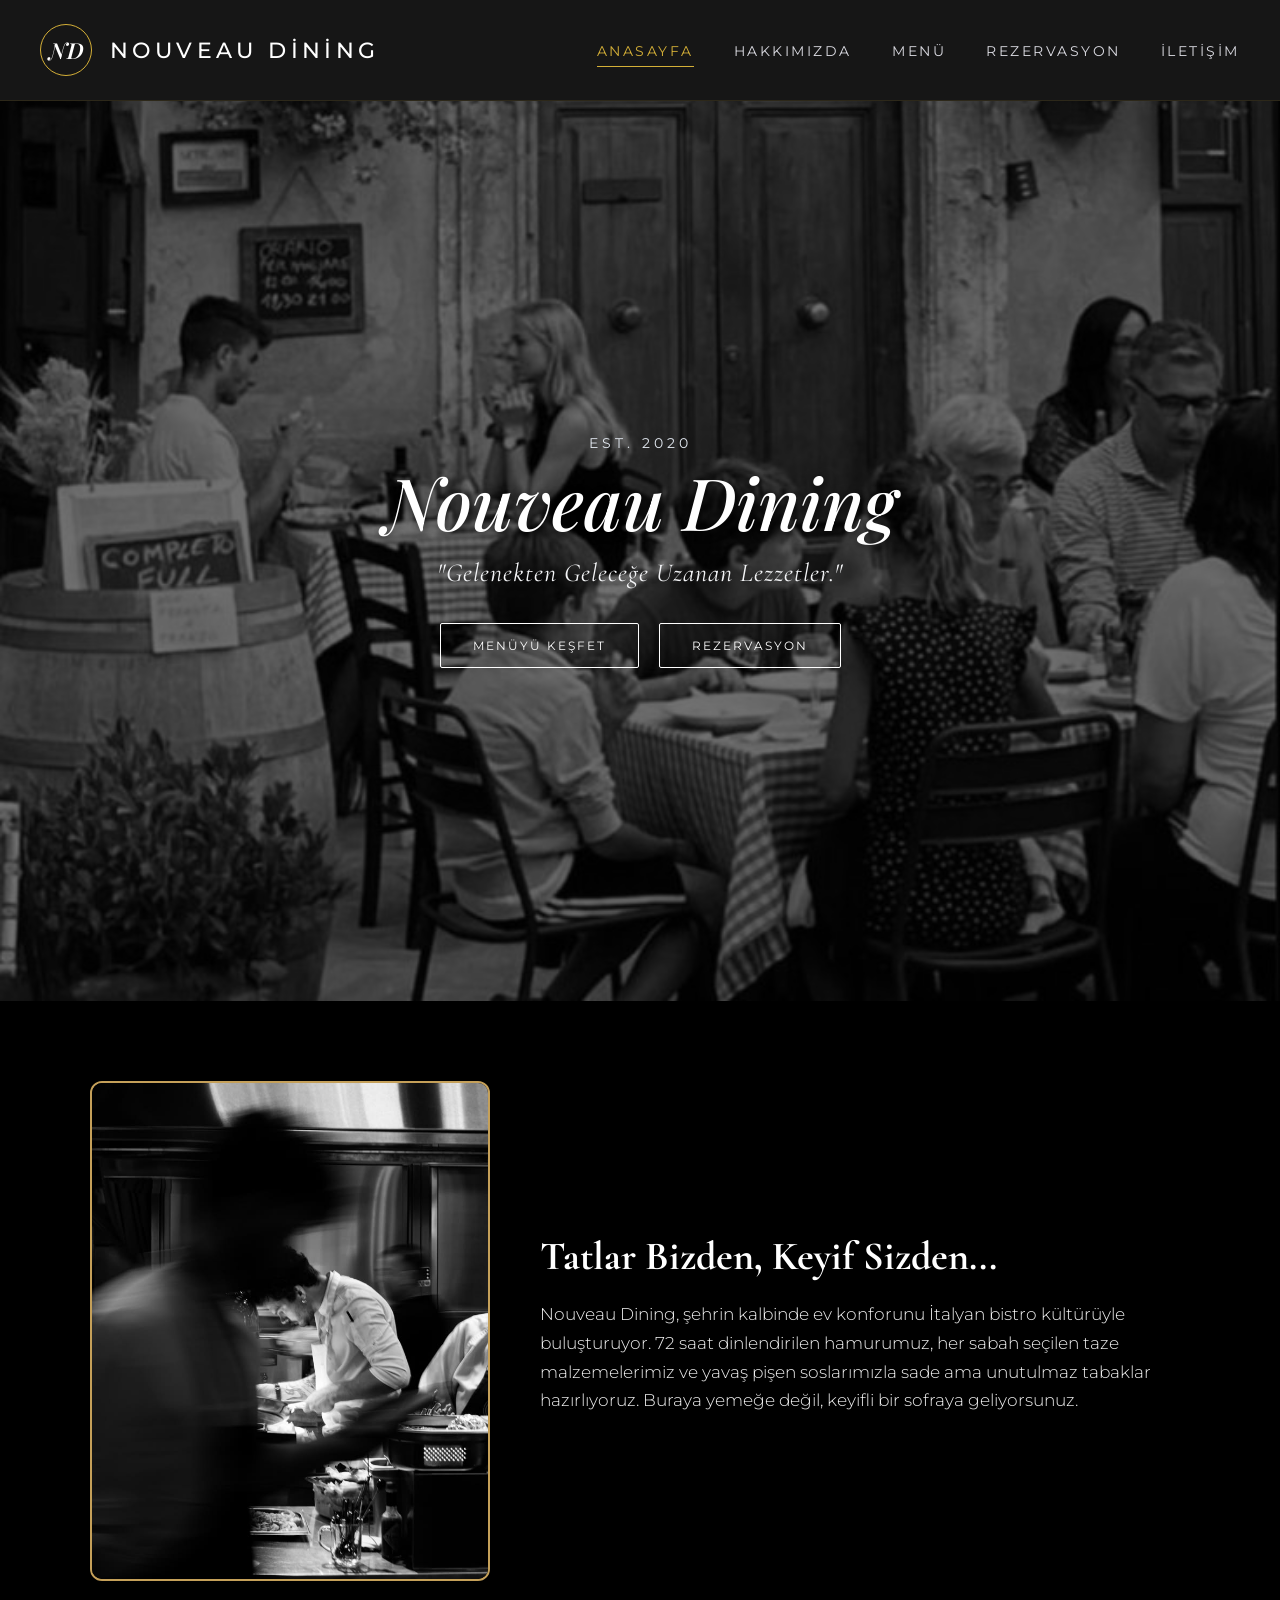
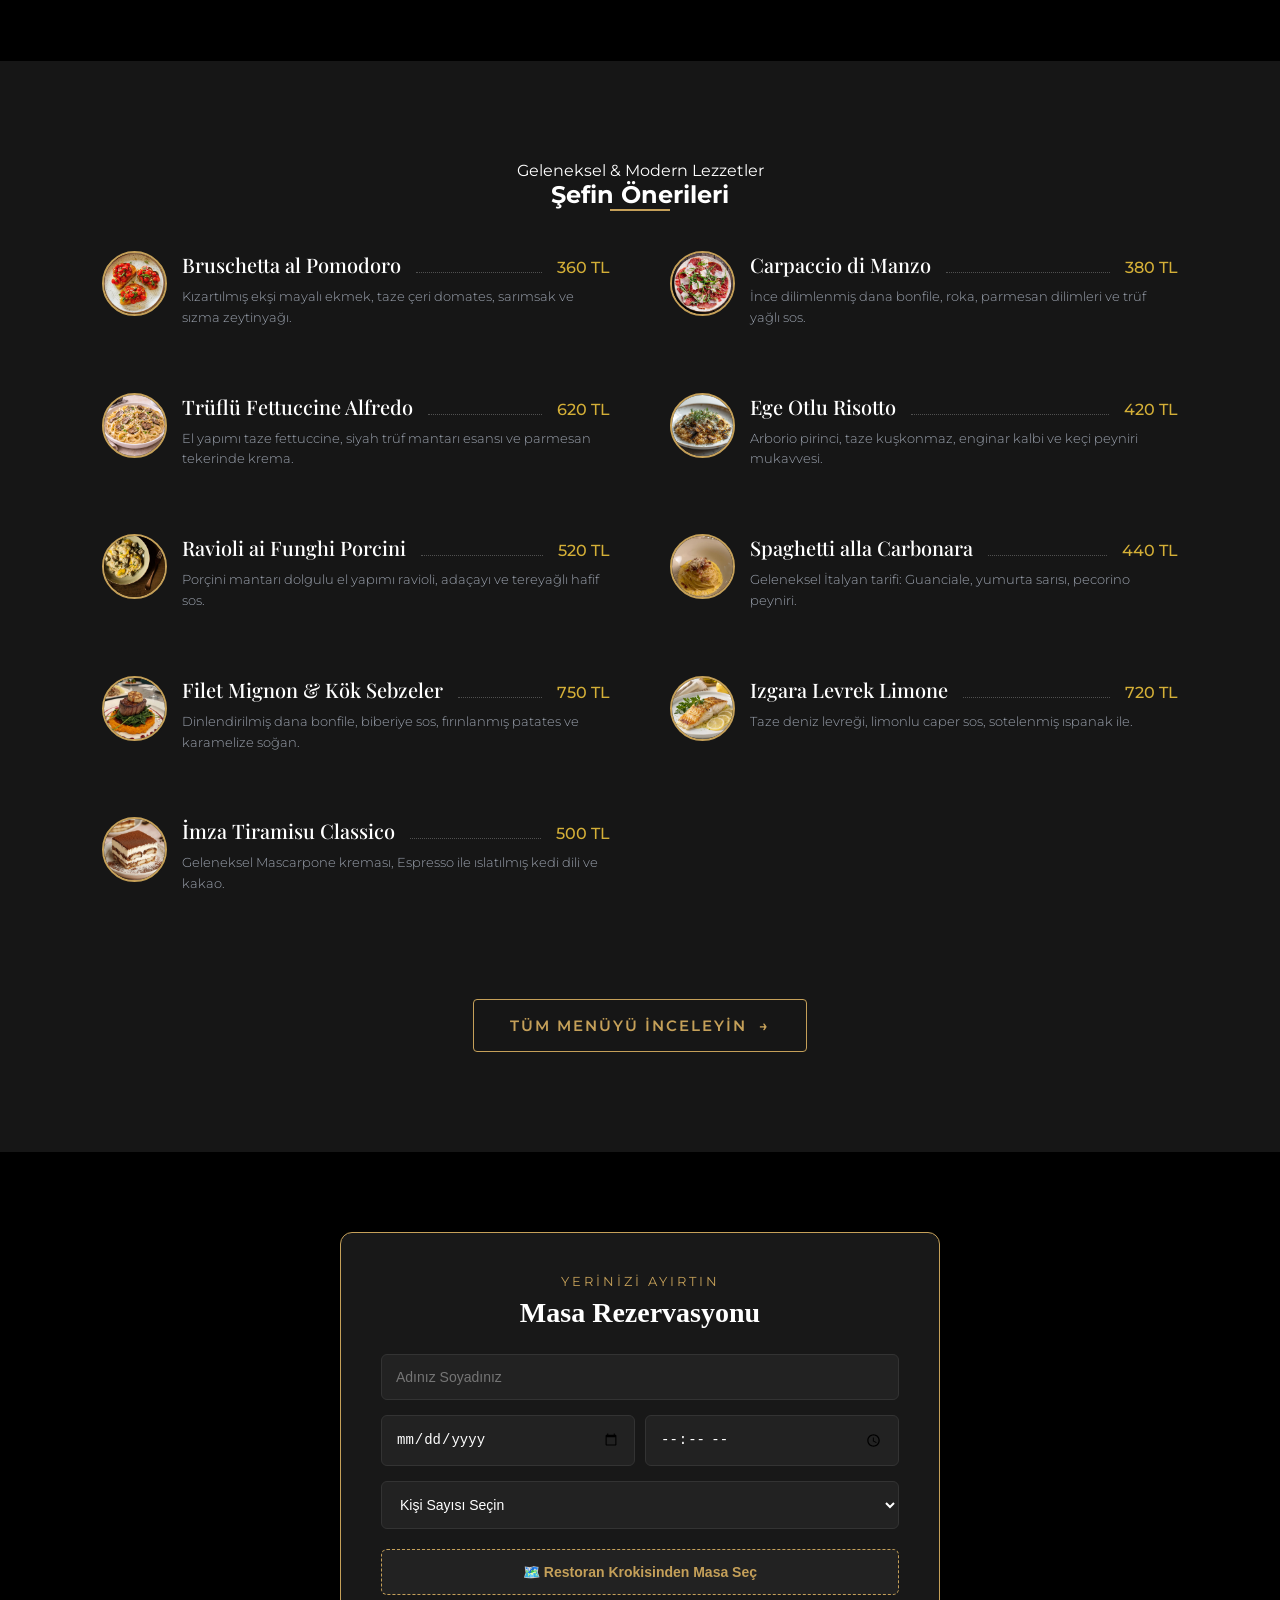
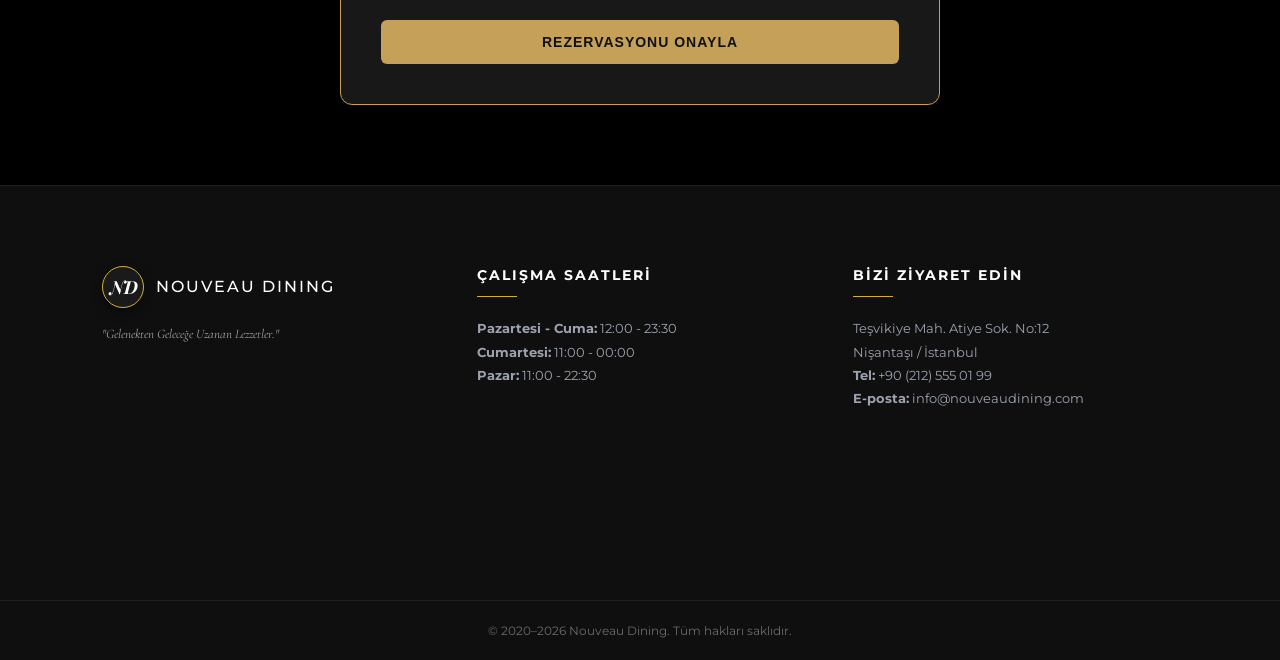
<file: index.html>
<!DOCTYPE html>
<html lang="tr">
<head>
    <meta charset="UTF-8">
    <meta name="viewport" content="width=device-width, initial-scale=1.0">
    <title>Nouveau Dining | Gelenekten Geleceğe Uzanan Lezzetler</title>
    
    <!-- Google Fonts -->
    <link rel="preconnect" href="https://fonts.googleapis.com">
    <link rel="preconnect" href="https://fonts.gstatic.com" crossorigin>
    <link href="https://fonts.googleapis.com/css2?family=Cormorant+Garamond:ital,wght@1,400;1,600&family=Montserrat:wght@300;400;500;600&family=Playfair+Display:ital,wght@0,600;1,500;1,700&display=swap" rel="stylesheet">
     <link rel="icon" href="assets/favicon/favicon.ico">
<link rel="icon" type="image/png" sizes="32x32" href="assets/favicon/favicon-32x32.png">
<link rel="icon" type="image/png" sizes="16x16" href="assets/favicon/favicon-16x16.png">
<link rel="stylesheet" href="nav.css">
<link rel="apple-touch-icon" href="assets/favicon/apple-touch-icon.png">
<link rel="manifest" href="assets/favicon/site.webmanifest">

     <link rel="stylesheet" href="css/style.css">
<link rel="stylesheet" href="https://fonts.googleapis.com/css2?family=Montserrat:wght@400;500;600&family=Playfair+Display:ital,wght@1,600&display=swap">
<link rel="stylesheet" href="nav.css">
</head>
<body>

  <header class="nd-header">
  <nav class="nd-nav">
    <a class="nd-logo" href="index.html">
      <span class="nd-logo-mark">ND</span>
      <span class="nd-logo-text">Nouveau Dining</span>
    </a>
    <ul class="nd-links">
      <li><a href="index.html" class="active">Anasayfa</a></li>
      <li><a href="hakkimizda.html">Hakkımızda</a></li>
      <li><a href="menu.html">Menü</a></li>
      <li><a href="rezervasyon.html">Rezervasyon</a></li>
      <li><a href="iletisim.html">İletişim</a></li>
    </ul>
  </nav>
</header>

    <!-- ANA SAYFA HERO ALANI -->
    <section class="hero-section">
        <div class="hero-overlay"></div>
        <div class="hero-content">
            <span class="establishment">Est. 2020</span>
            <h1 class="restaurant-name">Nouveau Dining</h1>
            <p class="slogan">"Gelenekten Geleceğe Uzanan Lezzetler."</p>
            
            <div class="hero-buttons">
                <a href="menu.html" class="btn btn-outline">MENÜYÜ KEŞFET</a>
<a href="rezervasyon.html" class="btn btn-outline">REZERVASYON</a>
            </div>
        </div>
    </section>

   <!-- Hakkımızda Bölümü -->
<section id="hakkimizda" class="about-section" style="background-color: #000000; color: #ffffff; padding: 80px 20px; width: 100%; box-sizing: border-box;">
    <div class="about-container" style="max-width: 1100px; margin: 0 auto; background-color: #000000; display: flex; align-items: center; justify-content: center; gap: 50px; flex-wrap: wrap;">
        
       <div class="about-image">
  <img src="assets/img/hakkimizda.jpg" alt="Nouveau Dining teras">
</div>

        <div class="about-content" style="flex: 1; min-width: 300px;">
            <h2 style="color: #ffffff; font-family: 'Cormorant Garamond', serif; font-size: 2.5rem; margin-bottom: 20px;">Tatlar Bizden, Keyif Sizden...</h2>
            <p style="color: #f0f0f0; font-size: 1.05rem; line-height: 1.7; margin-bottom: 15px;">
  Nouveau Dining, şehrin kalbinde ev konforunu İtalyan bistro kültürüyle buluşturuyor. 72 saat dinlendirilen hamurumuz, her sabah seçilen taze malzemelerimiz ve yavaş pişen soslarımızla sade ama unutulmaz tabaklar hazırlıyoruz. Buraya yemeğe değil, keyifli bir sofraya geliyorsunuz.
</p>
        </div>

    </div>
</section>

<!-- Seçkin Menümüz -->
<section id="menu" class="featured-menu-section">
    <div class="menu-container">
        <span class="sub-title" style="text-align: center; display: block;">Geleneksel & Modern Lezzetler</span>
        <h2 class="section-title" style="text-align: center; color: #fff;">Şefin Önerileri</h2>
        <hr style="width: 60px; border: 1px solid #c5a059; margin: 0 auto 40px auto;">

        <div class="menu-grid">
            
            <!-- Başlangıçlar -->
            <div class="menu-item-with-img">
                <img src="assets/img/bruschetta.jpg" alt="Bruschetta" class="menu-item-img">
                <div class="menu-item-content">
                    <div class="item-header">
                        <h3 class="item-title">Bruschetta al Pomodoro</h3>
                        <span class="item-dots"></span>
                        <span class="item-price">360 TL</span>
                    </div>
                    <p class="item-desc">Kızartılmış ekşi mayalı ekmek, taze çeri domates, sarımsak ve sızma zeytinyağı.</p>
                </div>
            </div>

            <div class="menu-item-with-img">
                <img src="assets/img/carpaccio.jpg" alt="Carpaccio" class="menu-item-img">
                <div class="menu-item-content">
                    <div class="item-header">
                        <h3 class="item-title">Carpaccio di Manzo</h3>
                        <span class="item-dots"></span>
                        <span class="item-price">380 TL</span>
                    </div>
                    <p class="item-desc">İnce dilimlenmiş dana bonfile, roka, parmesan dilimleri ve trüf yağlı sos.</p>
                </div>
            </div>

            <!-- Makarnalar & Risottolar -->
            <div class="menu-item-with-img">
                <img src="assets/img/fettuccine.jpg" alt="Fettuccine" class="menu-item-img">
                <div class="menu-item-content">
                    <div class="item-header">
                        <h3 class="item-title">Trüflü Fettuccine Alfredo</h3>
                        <span class="item-dots"></span>
                        <span class="item-price">620 TL</span>
                    </div>
                    <p class="item-desc">El yapımı taze fettuccine, siyah trüf mantarı esansı ve parmesan tekerinde krema.</p>
                </div>
            </div>

            <div class="menu-item-with-img">
                <img src="assets/img/risotto.jpg" alt="Risotto" class="menu-item-img">
                <div class="menu-item-content">
                    <div class="item-header">
                        <h3 class="item-title">Ege Otlu Risotto</h3>
                        <span class="item-dots"></span>
                        <span class="item-price">420 TL</span>
                    </div>
                    <p class="item-desc">Arborio pirinci, taze kuşkonmaz, enginar kalbi ve keçi peyniri mukavvesi.</p>
                </div>
            </div>

            <div class="menu-item-with-img">
                <img src="assets/img/ravioli.jpg" alt="Ravioli" class="menu-item-img">
                <div class="menu-item-content">
                    <div class="item-header">
                        <h3 class="item-title">Ravioli ai Funghi Porcini</h3>
                        <span class="item-dots"></span>
                        <span class="item-price">520 TL</span>
                    </div>
                    <p class="item-desc">Porçini mantarı dolgulu el yapımı ravioli, adaçayı ve tereyağlı hafif sos.</p>
                </div>
            </div>

            <div class="menu-item-with-img">
                <img src="assets/img/carbonara.jpg" alt="Carbonara" class="menu-item-img">
                <div class="menu-item-content">
                    <div class="item-header">
                        <h3 class="item-title">Spaghetti alla Carbonara</h3>
                        <span class="item-dots"></span>
                        <span class="item-price">440 TL</span>
                    </div>
                    <p class="item-desc">Geleneksel İtalyan tarifi: Guanciale, yumurta sarısı, pecorino peyniri.</p>
                </div>
            </div>

            <!-- Ana Yemekler -->
            <div class="menu-item-with-img">
                <img src="assets/img/filet-mignon.jpg" alt="Filet Mignon" class="menu-item-img">
                <div class="menu-item-content">
                    <div class="item-header">
                        <h3 class="item-title">Filet Mignon & Kök Sebzeler</h3>
                        <span class="item-dots"></span>
                        <span class="item-price">750 TL</span>
                    </div>
                    <p class="item-desc">Dinlendirilmiş dana bonfile, biberiye sos, fırınlanmış patates ve karamelize soğan.</p>
                </div>
            </div>

            <div class="menu-item-with-img">
                <img src="assets/img/levrek.jpg" alt="Levrek" class="menu-item-img">
                <div class="menu-item-content">
                    <div class="item-header">
                        <h3 class="item-title">Izgara Levrek Limone</h3>
                        <span class="item-dots"></span>
                        <span class="item-price">720 TL</span>
                    </div>
                    <p class="item-desc">Taze deniz levreği, limonlu caper sos, sotelenmiş ıspanak ile.</p>
                </div>
            </div>

            <!-- Tatlı -->
            <div class="menu-item-with-img">
                <img src="assets/img/tiramisu.jpg" alt="Tiramisu" class="menu-item-img">
                <div class="menu-item-content">
                    <div class="item-header">
                        <h3 class="item-title">İmza Tiramisu Classico</h3>
                        <span class="item-dots"></span>
                        <span class="item-price">500 TL</span>
                    </div>
                    <p class="item-desc">Geleneksel Mascarpone kreması, Espresso ile ıslatılmış kedi dili ve kakao.</p>
                </div>
            </div>
<!-- Yemek kartları burada bitiyor... -->
      
      <!-- DEVAM / TÜM MENÜYÜ İNCELEYİN BUTONU -->
      <div class="view-full-menu-wrapper" style="text-align: center; margin-top: 40px; width: 100%;">
        <a href="menu.html" class="btn-full-menu">
          <span>Tüm Menüyü İnceleyin</span>
          <i class="arrow-icon">→</i>
        </a>
      </div>

    </div> <!-- 91. satırdaki menu-grid div'inin kapanışı -->
  </div> <!-- 86. satırdaki menu-container div'inin kapanışı -->
</section> <!-- 85. satırdaki section'ın kapanışı -->
        </div>
    </div>
</section>
<!-- MASA REZERVASYONU BÖLÜMÜ -->
    <section id="rezervasyon" class="reservation-section" style="padding: 80px 20px; background-color: #000; color: #fff; text-align: center;">
        <div class="reservation-container" style="max-width: 600px; margin: 0 auto; background-color: #181818; padding: 40px; border-radius: 12px; border: 1px solid #c5a059; box-shadow: 0 10px 30px rgba(0,0,0,0.5);">
            <span class="sub-title" style="display: block; color: #c5a059; margin-bottom: 8px; font-size: 13px; letter-spacing: 3px; text-transform: uppercase;">YERİNİZİ AYIRTIN</span>
            <h2 class="section-title" style="color: #fff; margin-bottom: 25px; font-family: serif; font-size: 28px;">Masa Rezervasyonu</h2>
            
            <!-- Form -->
            <form id="reservationForm" onsubmit="handleReservation(event)" style="display: flex; flex-direction: column; gap: 15px;">
                <input type="text" id="resName" placeholder="Adınız Soyadınız" required style="padding: 14px; border-radius: 6px; border: 1px solid #333; background-color: #222; color: #fff; font-size: 14px; outline: none;">
                
                <div style="display: flex; gap: 10px;">
                    <input type="date" id="resDate" required style="flex: 1; padding: 14px; border-radius: 6px; border: 1px solid #333; background-color: #222; color: #fff; font-size: 14px; outline: none;">
                    <input type="time" id="resTime" required style="flex: 1; padding: 14px; border-radius: 6px; border: 1px solid #333; background-color: #222; color: #fff; font-size: 14px; outline: none;">
                </div>

                <select id="resGuests" required style="padding: 14px; border-radius: 6px; border: 1px solid #333; background-color: #222; color: #fff; font-size: 14px; outline: none;">
                    <option value="">Kişi Sayısı Seçin</option>
                    <option value="1 Kişi">1 Kişi</option>
                    <option value="2 Kişi">2 Kişi</option>
                    <option value="4 Kişi">4 Kişi</option>
                    <option value="6+ Kişi">6+ Kişi (Grup)</option>
                </select>

                <!-- Kroki Butonu -->
                <div style="text-align: left; margin-top: 5px;">
                    <button type="button" onclick="openMapModal()" style="width: 100%; padding: 14px; background: #222; border: 1px dashed #c5a059; color: #c5a059; border-radius: 6px; cursor: pointer; font-weight: bold; font-size: 14px; display: flex; align-items: center; justify-content: center; gap: 8px;">
                        🗺️ Restoran Krokisinden Masa Seç
                    </button>
                    <input type="hidden" id="selectedTableInput">
                    <div id="selectedTableBadge" style="display: none; margin-top: 10px; padding: 10px; background: rgba(197, 160, 89, 0.15); border: 1px solid #c5a059; color: #c5a059; border-radius: 6px; font-size: 13px; font-weight: bold; text-align: center;"></div>
                </div>

                <button type="submit" class="btn btn-solid" style="margin-top: 10px; padding: 14px; background-color: #c5a059; color: #111; font-weight: bold; border: none; border-radius: 6px; cursor: pointer; font-size: 14px; letter-spacing: 1px;">REZERVASYONU ONAYLA</button>
            </form>

            <!-- Özet Kartı -->
            <div id="reservationSummary" style="display: none; margin-top: 25px; padding: 20px; background-color: #222; border: 1px solid #c5a059; border-radius: 8px; text-align: left;">
                <h3 style="color: #c5a059; font-size: 18px; margin-bottom: 10px; text-align: center;">🎉 Rezervasyonunuz Onaylandı!</h3>
                <p style="color: #ccc; font-size: 14px; text-align: center; margin-bottom: 15px;">Sizi Nouveau Dining'de ağırlamaktan mutluluk duyacağız.</p>
                <hr style="border: 0; border-top: 1px solid #333; margin-bottom: 15px;">
                <div style="line-height: 1.8; font-size: 14px; color: #fff;">
                    <p><strong>Misafir:</strong> <span id="summaryName" style="color: #c5a059;"></span></p>
                    <p><strong>Tarih & Saat:</strong> <span id="summaryDateTime" style="color: #c5a059;"></span></p>
                    <p><strong>Kişi Sayısı:</strong> <span id="summaryGuests" style="color: #c5a059;"></span></p>
                    <p><strong>Seçilen Masa:</strong> <span id="summaryTable" style="color: #c5a059;"></span></p>
                </div>
            </div>
        </div>
    </section>

             <!-- FOOTER -->
    <footer class="footer-section">
        <div class="footer-container">
            <div class="footer-col brand-col">
                <div class="footer-logo">
                    <div class="brand-logo">
                        <span>ND</span>
                    </div>
                
                    <span class="footer-brand-title">NOUVEAU DINING</span>
                </div>
                <p class="footer-slogan">"Gelenekten Geleceğe Uzanan Lezzetler."</p>
                
            </div>

            <div class="footer-col">
                <h4>ÇALIŞMA SAATLERİ</h4>
                <div class="gold-line"></div>
                <p><strong>Pazartesi - Cuma:</strong> 12:00 - 23:30</p>
                <p><strong>Cumartesi:</strong> 11:00 - 00:00</p>
                <p><strong>Pazar:</strong> 11:00 - 22:30</p>
            </div>

            <div class="footer-col">
    <h4>BİZİ ZİYARET EDİN</h4>
    <div class="gold-line"></div>
    <p>Teşvikiye Mah. Atiye Sok. No:12<br>Nişantaşı / İstanbul</p>
    <p class="contact-info"><strong>Tel:</strong> +90 (212) 555 01 99</p>
    <p class="contact-info"><strong>E-posta:</strong> info@nouveaudining.com</p>

    <!-- BURAYA MİNİ GOOGLE HARİTA EKLİYORUZ -->
    <div class="footer-map" style="margin-top: 15px;">
    <iframe 
        src="https://maps.google.com/maps?q=Te%C5%9Fvikiye%20Mah.%20Atiye%20Sok.%20No%3A12%2C%20%C5%9Ei%C5%9Fli%2C%25C4%2530stanbul&t=&z=17&ie=UTF8&iwloc=&output=embed" 
        width="100%" 
        height="140" 
        style="border:0; border-radius: 8px;" 
        allowfullscreen="" 
        loading="lazy" 
        referrerpolicy="no-referrer-when-downgrade">
    </iframe>
</iframe>
            </div>
        </div>
    </div>
</footer>
<!-- RESTORAN KROKİ MODALİ -->
    <div id="mapModal" style="display: none; position: fixed; top: 0; left: 0; width: 100vw; height: 100vh; background: rgba(0,0,0,0.85); z-index: 999999; justify-content: center; align-items: center; padding: 15px;">
        <div style="background: #f4f7f9; color: #333; max-width: 950px; width: 100%; border-radius: 12px; padding: 20px; box-shadow: 0 10px 40px rgba(0,0,0,0.5); position: relative; max-height: 92vh; overflow-y: auto;">
            
            <!-- Üst Bilgilendirme -->
            <div style="display: flex; justify-content: space-between; align-items: center; background: #fff; padding: 12px 20px; border-radius: 8px; box-shadow: 0 2px 8px rgba(0,0,0,0.05); margin-bottom: 15px; flex-wrap: wrap; gap: 10px;">
                <div style="display: flex; gap: 20px; align-items: center; font-size: 13px; color: #666;">
                    <span style="display: flex; align-items: center; gap: 6px;"><span style="width: 14px; height: 14px; background: #fff; border: 2px solid #ccc; border-radius: 3px;"></span> Boş Masa</span>
                    <span style="display: flex; align-items: center; gap: 6px;"><span style="width: 14px; height: 14px; background: #fff3d1; border: 2px solid #e6b800; border-radius: 3px;"></span> Seçili Masa</span>
                    <span style="display: flex; align-items: center; gap: 6px;"><span style="width: 14px; height: 14px; background: #e0e6ed; border: 2px solid #cbd5e1; border-radius: 3px;"></span> Dolu / Rezerve</span>
                </div>
                <div style="font-size: 12px; color: #888; font-style: italic;">💡 İpucu: Pencere kenarları ve bahçe alanı popüler tercihlerdir.</div>
                <button type="button" onclick="closeMapModal()" style="background: none; border: none; font-size: 24px; cursor: pointer; color: #888; margin-left: auto;">&times;</button>
            </div>

            <!-- IZGARA PLANI CANVAS -->
            <div style="background-color: #f7fafc; background-image: radial-gradient(#dce4ec 1px, transparent 1px); background-size: 16px 16px; border: 2px solid #e2e8f0; border-radius: 10px; padding: 25px; position: relative; min-height: 480px; display: grid; grid-template-columns: 1fr 1fr 1fr; gap: 20px; align-items: center;">
                
                <div style="position: absolute; top: 15px; left: 15px; background: #e0f2fe; color: #0284c7; border: 1px solid #bae6fd; font-weight: bold; font-size: 12px; padding: 6px 12px; border-radius: 6px;">🌿 BAHÇE & TERAS ALANI</div>
                <div style="position: absolute; top: 15px; right: 15px; background: #fef3c7; color: #b45309; border: 1px solid #fde68a; font-weight: bold; font-size: 12px; padding: 6px 12px; border-radius: 6px;">👑 VIP SALON & BAR</div>
                <div style="position: absolute; bottom: 15px; left: 15px; background: #dcfce7; color: #15803d; border: 1px solid #bbf7d0; font-weight: bold; font-size: 12px; padding: 6px 12px; border-radius: 6px;">🖼️ PANORAMİK CAM KENARI</div>
                
                <div style="position: absolute; top: 70px; right: 15px; background: #1e293b; color: #38bdf8; font-weight: bold; font-size: 12px; padding: 10px 16px; border-radius: 8px;">🍸 KOKTEYL BAR & MAHZEN</div>
                <div style="position: absolute; bottom: 20px; right: 15px; background: #4c1d95; color: #e9d5ff; font-weight: bold; font-size: 12px; padding: 12px 18px; border-radius: 10px; text-align: center;">🎷 PIANO & SAHNE<br><small style="font-weight: normal; font-size: 10px;">Canlı Müzik</small></div>

                <!-- SOL SÜTUN -->
                <div style="display: flex; flex-direction: column; gap: 40px; align-items: center; margin-top: 40px;">
                    <div class="kroki-card" onclick="selectCardMasa('Masa 01 (Teras • 4 Kişilik)', this)" style="position: relative; background: #fff; border: 2px solid #cbd5e1; border-radius: 12px; padding: 15px 25px; text-align: center; cursor: pointer; width: 130px;">
                        <strong style="display: block; font-size: 14px; color: #1e293b;">Masa 01</strong>
                        <small style="color: #64748b; font-size: 11px;">Teras • 4 Kişilik</small>
                    </div>

                    <div style="position: relative; background: #e2e8f0; border: 2px solid #cbd5e1; border-radius: 12px; padding: 20px 25px; text-align: center; opacity: 0.6; width: 130px; cursor: not-allowed;">
                        <strong style="display: block; font-size: 14px; color: #64748b;">Masa 02</strong>
                        <small style="color: #94a3b8; font-size: 11px; font-weight: bold;">REZERVE</small>
                    </div>

                    <div class="kroki-card" onclick="selectCardMasa('Masa 03 (Cam • 2 Kişi)', this)" style="position: relative; background: #fff; border: 2px solid #cbd5e1; border-radius: 50%; width: 110px; height: 110px; display: flex; flex-direction: column; justify-content: center; align-items: center; text-align: center; cursor: pointer;">
                        <strong style="display: block; font-size: 13px; color: #1e293b;">Masa 03</strong>
                        <small style="color: #64748b; font-size: 10px;">Cam • 2 Kişi</small>
                    </div>
                </div>

                <!-- ORTA SÜTUN -->
                <div style="display: flex; flex-direction: column; gap: 35px; align-items: center; margin-top: 20px;">
                    <div class="kroki-card" onclick="selectCardMasa('Masa 04 (Ana Salon • 4 Kişi)', this)" style="position: relative; background: #fff; border: 2px solid #cbd5e1; border-radius: 50%; width: 130px; height: 130px; display: flex; flex-direction: column; justify-content: center; align-items: center; text-align: center; cursor: pointer;">
                        <strong style="display: block; font-size: 14px; color: #1e293b;">Masa 04</strong>
                        <small style="color: #64748b; font-size: 11px;">Ana Salon • 4 Kişi</small>
                    </div>

                    <div class="kroki-card" onclick="selectCardMasa('Masa 05 (Grup / Aile • 6 Kişi)', this)" style="position: relative; background: #fff; border: 2px solid #cbd5e1; border-radius: 14px; padding: 18px 30px; text-align: center; cursor: pointer; width: 150px;">
                        <strong style="display: block; font-size: 14px; color: #1e293b;">Masa 05</strong>
                        <small style="color: #64748b; font-size: 11px;">Grup / Aile • 6 Kişi</small>
                    </div>

                    <div class="kroki-card" onclick="selectCardMasa('Masa 06 (Şömine Yanı • 2 Kişi)', this)" style="position: relative; background: #fff; border: 2px solid #cbd5e1; border-radius: 10px; padding: 15px; text-align: center; cursor: pointer; width: 100px;">
                        <strong style="display: block; font-size: 13px; color: #1e293b;">Masa 06</strong>
                        <small style="color: #e11d48; font-size: 10px; font-weight: bold;">🔥 Şömine</small>
                    </div>
                </div>

                <!-- SAĞ SÜTUN -->
                <div style="display: flex; flex-direction: column; gap: 50px; align-items: center; margin-top: 60px;">
                    <div class="kroki-card" onclick="selectCardMasa('Masa 07 (VIP Özel Bölüm • 8+ Kişi)', this)" style="position: relative; background: #fff; border: 2px solid #cbd5e1; border-radius: 16px; padding: 22px; text-align: center; cursor: pointer; width: 160px;">
                        <strong style="display: block; font-size: 14px; color: #b45309;">👑 Masa 07 (VIP)</strong>
                        <small style="color: #d97706; font-size: 11px;">Özel Bölüm • 8+ Kişi</small>
                    </div>

                    <div class="kroki-card" onclick="selectCardMasa('Masa 08 (Sahne Önü • 4 Kişi)', this)" style="position: relative; background: #fff; border: 2px solid #cbd5e1; border-radius: 50%; width: 115px; height: 115px; display: flex; flex-direction: column; justify-content: center; align-items: center; text-align: center; cursor: pointer;">
                        <strong style="display: block; font-size: 13px; color: #1e293b;">Masa 08</strong>
                        <small style="color: #64748b; font-size: 10px;">🎷 Sahne Önü</small>
                    </div>
                </div>

            </div>

            <!-- Alt Butonlar -->
            <div style="margin-top: 20px; display: flex; justify-content: flex-end; gap: 10px;">
                <button type="button" onclick="closeMapModal()" style="padding: 12px 24px; background: #e2e8f0; border: none; border-radius: 6px; cursor: pointer; font-weight: bold; color: #475569;">İptal</button>
                <button type="button" onclick="confirmMasaSelection()" style="padding: 12px 30px; background: #c5a059; border: none; border-radius: 6px; cursor: pointer; font-weight: bold; color: #111;">Masa Seçimini Onayla</button>
            </div>
        </div>
    </dig
<!-- JAVASCRIPT KODLARI -->
    <scrıpt>
        var tempSelectedTable = "";

        function openMapModal() {
            var modal = document.getElementById('mapModal');
            if (modal) {
                modal.style.display = 'flex';
            }
        }

        function closeMapModal() {
            var modal = document.getElementById('mapModal');
            if (modal) {
                modal.style.display = 'none';
            }
        }

        function selectCardMasa(tableName, cardElement) {
            tempSelectedTable = tableName;
            var cards = document.querySelectorAll('.kroki-card');
            for (var i = 0; i < cards.length; i++) {
                cards[i].style.background = "#ffffff";
                cards[i].style.borderColor = "#cbd5e1";
                cards[i].style.boxShadow = "none";
            }
            cardElement.style.background = "#fff3d1";
            cardElement.style.borderColor = "#fbbf24";
            cardElement.style.boxShadow = "0 0 15px rgba(251, 191, 36, 0.6)";
        }

        function confirmMasaSelection() {
            if (!tempSelectedTable) {
                alert("Lütfen krokiden bir masa seçiniz!");
                return;
            }
            document.getElementById('selectedTableInput').value = tempSelectedTable;
            var badge = document.getElementById('selectedTableBadge');
            if (badge) {
                badge.innerText = "Seçilen Masa: " + tempSelectedTable;
                badge.style.display = 'block';
            }
            closeMapModal();
        }

        function handleReservation(event) {
            event.preventDefault();
            var selectedTable = document.getElementById('selectedTableInput').value;
            if (!selectedTable) {
                alert("Lütfen önce krokiden bir masa seçiniz!");
                openMapModal();
                return;
            }
            var name = document.getElementById('resName').value;
            var date = document.getElementById('resDate').value;
            var time = document.getElementById('resTime').value;
            var guests = document.getElementById('resGuests').value;

            document.getElementById('summaryName').innerText = name;
            document.getElementById('summaryDateTime').innerText = date + " - " + time;
            document.getElementById('summaryGuests').innerText = guests;
            document.getElementById('summaryTable').innerText = selectedTable;
            document.getElementById('reservationSummary').style.display = 'block';

            document.getElementById('reservationForm').reset();
            document.getElementById('selectedTableInput').value = "";
            document.getElementById('selectedTableBadge').style.display = "none";
            tempSelectedTable = "";
        }
    </script>
    <script src="footer.js"></script>

</body>
</html>
</file>
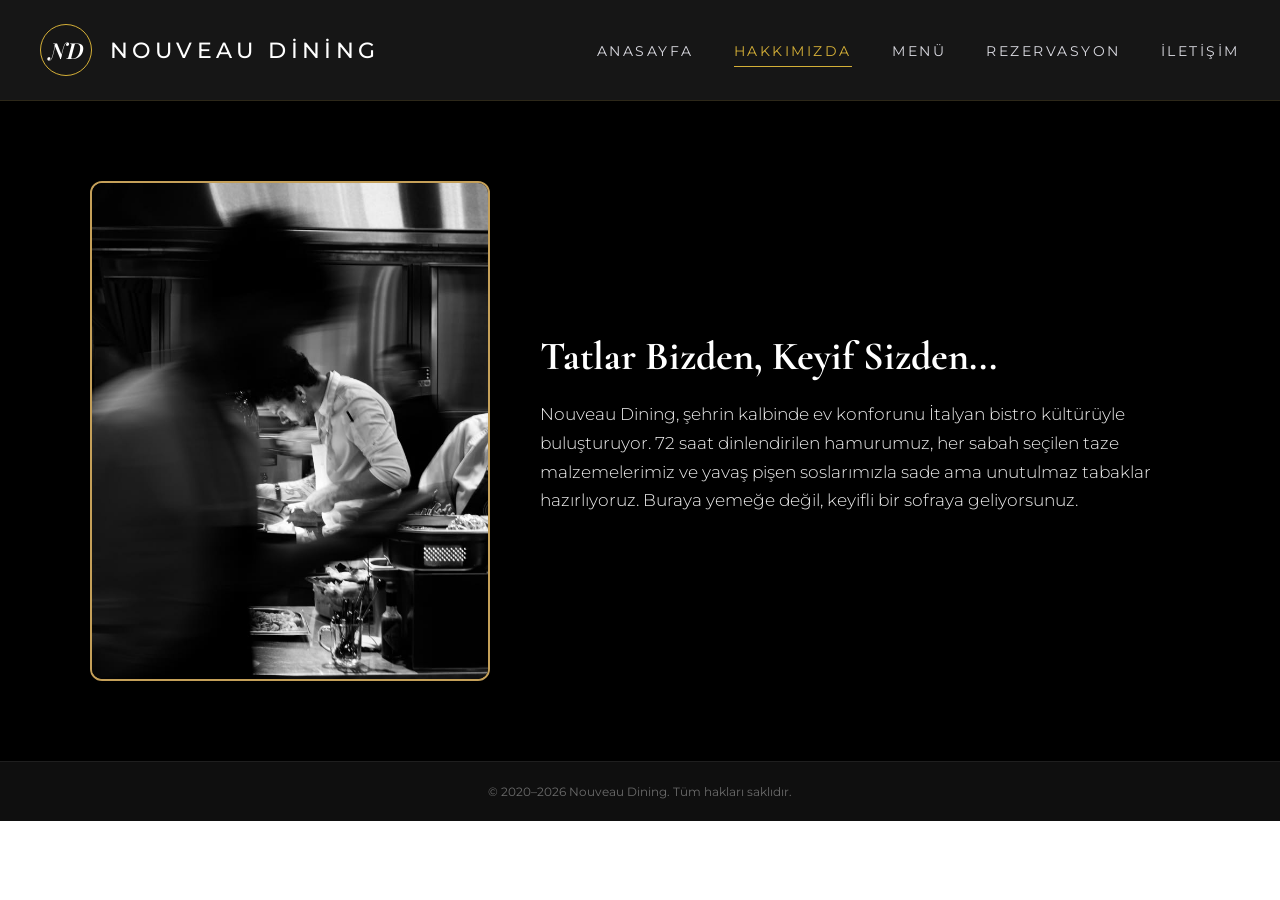
<file: hakkimizda.html>
<!DOCTYPE html>
<html lang="tr">
<head>
    <meta charset="UTF-8">
    <meta name="viewport" content="width=device-width, initial-scale=1.0">
    <title>Hakkımızda | Nouveau Dining</title>
    <link rel="preconnect" href="https://fonts.googleapis.com">
    <link rel="preconnect" href="https://fonts.gstatic.com" crossorigin>
    <link href="https://fonts.googleapis.com/css2?family=Cormorant+Garamond:ital,wght@1,400;1,600&family=Montserrat:wght@300;400;500;600&family=Playfair+Display:ital,wght@0,600;1,500;1,700&display=swap" rel="stylesheet">
    <link rel="icon" href="assets/favicon/favicon.ico" sizes="any">
<link rel="icon" type="image/png" sizes="32x32" href="assets/favicon/favicon-32x32.png">
<link rel="icon" type="image/png" sizes="16x16" href="assets/favicon/favicon-16x16.png">
<link rel="apple-touch-icon" href="assets/favicon/apple-touch-icon.png">
<link rel="manifest" href="assets/favicon/site.webmanifest">
    <link rel="stylesheet" href="css/style.css">
<link rel="stylesheet" href="https://fonts.googleapis.com/css2?family=Montserrat:wght@400;500;600&family=Playfair+Display:ital,wght@1,600&display=swap">
<link rel="stylesheet" href="nav.css">
</head>
<body>

   <header class="nd-header">
  <nav class="nd-nav">
    <a class="nd-logo" href="index.html">
      <span class="nd-logo-mark">ND</span>
      <span class="nd-logo-text">Nouveau Dining</span>
    </a>
    <ul class="nd-links">
      <li><a href="index.html">Anasayfa</a></li>
      <li><a href="hakkimizda.html" class="active">Hakkımızda</a></li>
      <li><a href="menu.html">Menü</a></li>
      <li><a href="rezervasyon.html">Rezervasyon</a></li>
      <li><a href="iletisim.html">İletişim</a></li>
    </ul>
  </nav>
</header>

   <!-- Hakkımızda Bölümü -->
<section id="hakkimizda" class="about-section" style="background-color: #000000; color: #ffffff; padding: 80px 20px; width: 100%; box-sizing: border-box;">
    <div class="about-container" style="max-width: 1100px; margin: 0 auto; background-color: #000000; display: flex; align-items: center; justify-content: center; gap: 50px; flex-wrap: wrap;">
        <div class="about-image">
  <img src="assets/img/hakkimizda.jpg" alt="Nouveau Dining teras">
</div>

        <div class="about-content" style="flex: 1; min-width: 300px;">
            <h2 style="color: #ffffff; font-family: 'Cormorant Garamond', serif; font-size: 2.5rem; margin-bottom: 20px;">Tatlar Bizden, Keyif Sizden...</h2>
            <p style="color: #f0f0f0; font-size: 1.05rem; line-height: 1.7; margin-bottom: 15px;">
    Nouveau Dining, şehrin kalbinde ev konforunu İtalyan bistro kültürüyle buluşturuyor. 72 saat dinlendirilen hamurumuz, her sabah seçilen taze malzemelerimiz ve yavaş pişen soslarımızla sade ama unutulmaz tabaklar hazırlıyoruz. Buraya yemeğe değil, keyifli bir sofraya geliyorsunuz.
</p> 
        </div>

    </div>
</section>
    <script src="footer.js"></script>

</body>
</html>
</file>
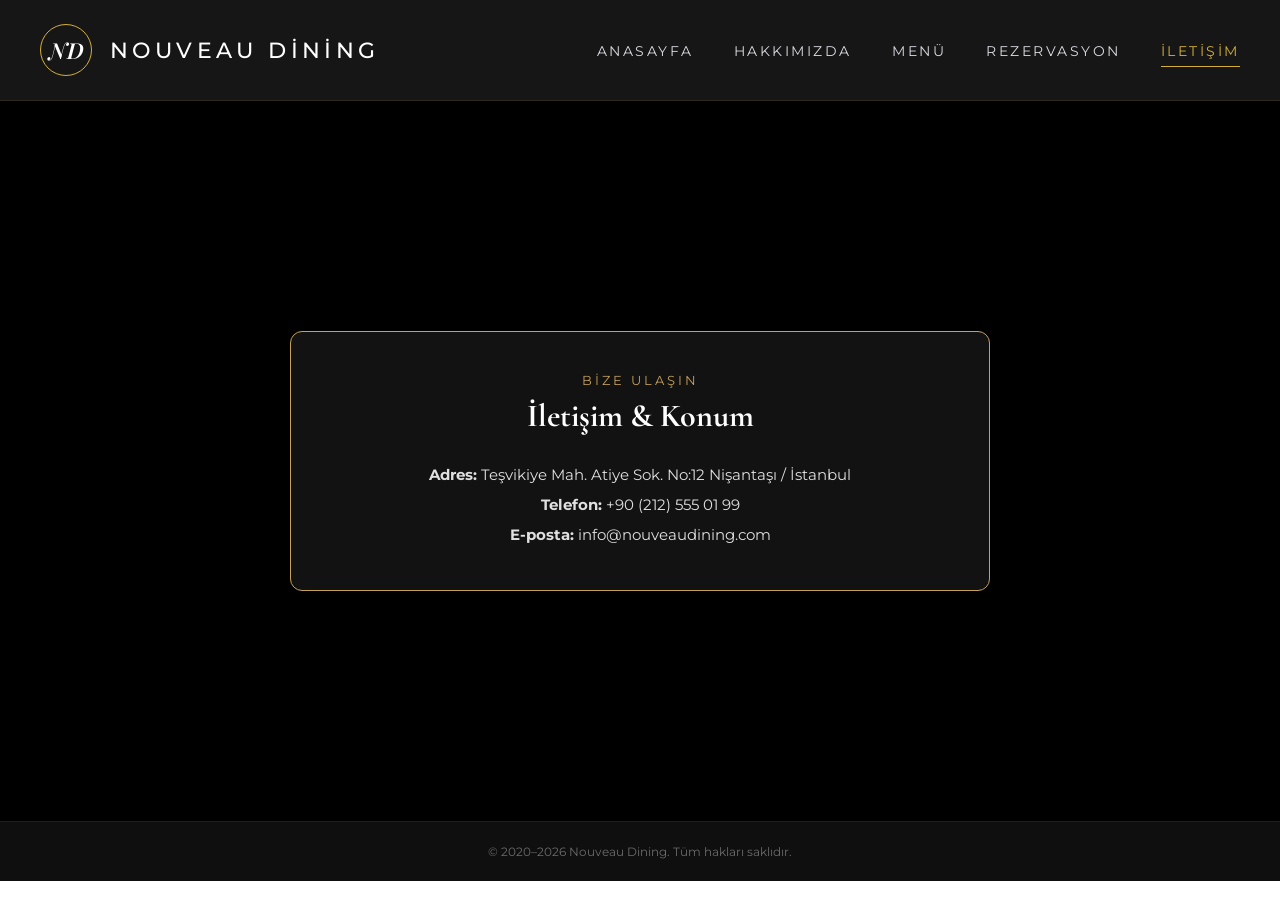
<file: iletisim.html>
<!DOCTYPE html>
<html lang="tr">
<head>
    <meta charset="UTF-8">
    <meta name="viewport" content="width=device-width, initial-scale=1.0">
    <title>İletişim | Nouveau Dining</title>
    <link rel="preconnect" href="https://fonts.googleapis.com">
    <link rel="preconnect" href="https://fonts.gstatic.com" crossorigin>
    <link href="https://fonts.googleapis.com/css2?family=Cormorant+Garamond:ital,wght@1,400;1,600&family=Montserrat:wght@300;400;500;600&family=Playfair+Display:ital,wght@0,600;1,500;1,700&display=swap" rel="stylesheet">
<link rel="icon" href="assets/favicon/favicon.ico" sizes="any">
<link rel="icon" type="image/png" sizes="32x32" href="assets/favicon/favicon-32x32.png">
<link rel="icon" type="image/png" sizes="16x16" href="assets/favicon/favicon-16x16.png">
<link rel="apple-touch-icon" href="assets/favicon/apple-touch-icon.png">
<link rel="manifest" href="assets/favicon/site.webmanifest">
    <link rel="stylesheet" href="css/style.css">
<link rel="stylesheet" href="https://fonts.googleapis.com/css2?family=Montserrat:wght@400;500;600&family=Playfair+Display:ital,wght@1,600&display=swap">
<link rel="stylesheet" href="nav.css">
</head>
<body>

    <header class="nd-header">
  <nav class="nd-nav">
    <a class="nd-logo" href="index.html">
      <span class="nd-logo-mark">ND</span>
      <span class="nd-logo-text">Nouveau Dining</span>
    </a>
    <ul class="nd-links">
      <li><a href="index.html">Anasayfa</a></li>
      <li><a href="hakkimizda.html">Hakkımızda</a></li>
      <li><a href="menu.html">Menü</a></li>
      <li><a href="rezervasyon.html">Rezervasyon</a></li>
      <li><a href="iletisim.html" class="active">İletişim</a></li>
    </ul>
  </nav>
</header>

    <!-- İletişim Ana Bölümü -->
<section style="background-color: #000000; color: #ffffff; padding: 80px 20px; min-height: 80vh; display: flex; align-items: center; justify-content: center; box-sizing: border-box;">
    <div style="background-color: #121212; color: #ffffff; max-width: 700px; width: 100%; padding: 40px; border-radius: 12px; border: 1px solid #c5a059; box-shadow: 0 10px 30px rgba(0,0,0,0.5); text-align: center;">
        
        <span style="display: block; color: #c5a059; margin-bottom: 8px; font-size: 13px; letter-spacing: 3px; text-transform: uppercase;">Bize Ulaşın</span>
        <h2 style="color: #ffffff; font-family: 'Cormorant Garamond', serif; font-size: 32px; margin-bottom: 25px;">İletişim & Konum</h2>
        
        <div style="line-height: 2; font-size: 15px; color: #e0e0e0;">
            <p><strong>Adres:</strong> Teşvikiye Mah. Atiye Sok. No:12 Nişantaşı / İstanbul</p>
            <p><strong>Telefon:</strong> +90 (212) 555 01 99</p>
            <p><strong>E-posta:</strong> info@nouveaudining.com</p>
        </div>

    </div>
</section>
    <script src="footer.js"></script>

</body>
</html>
</file>
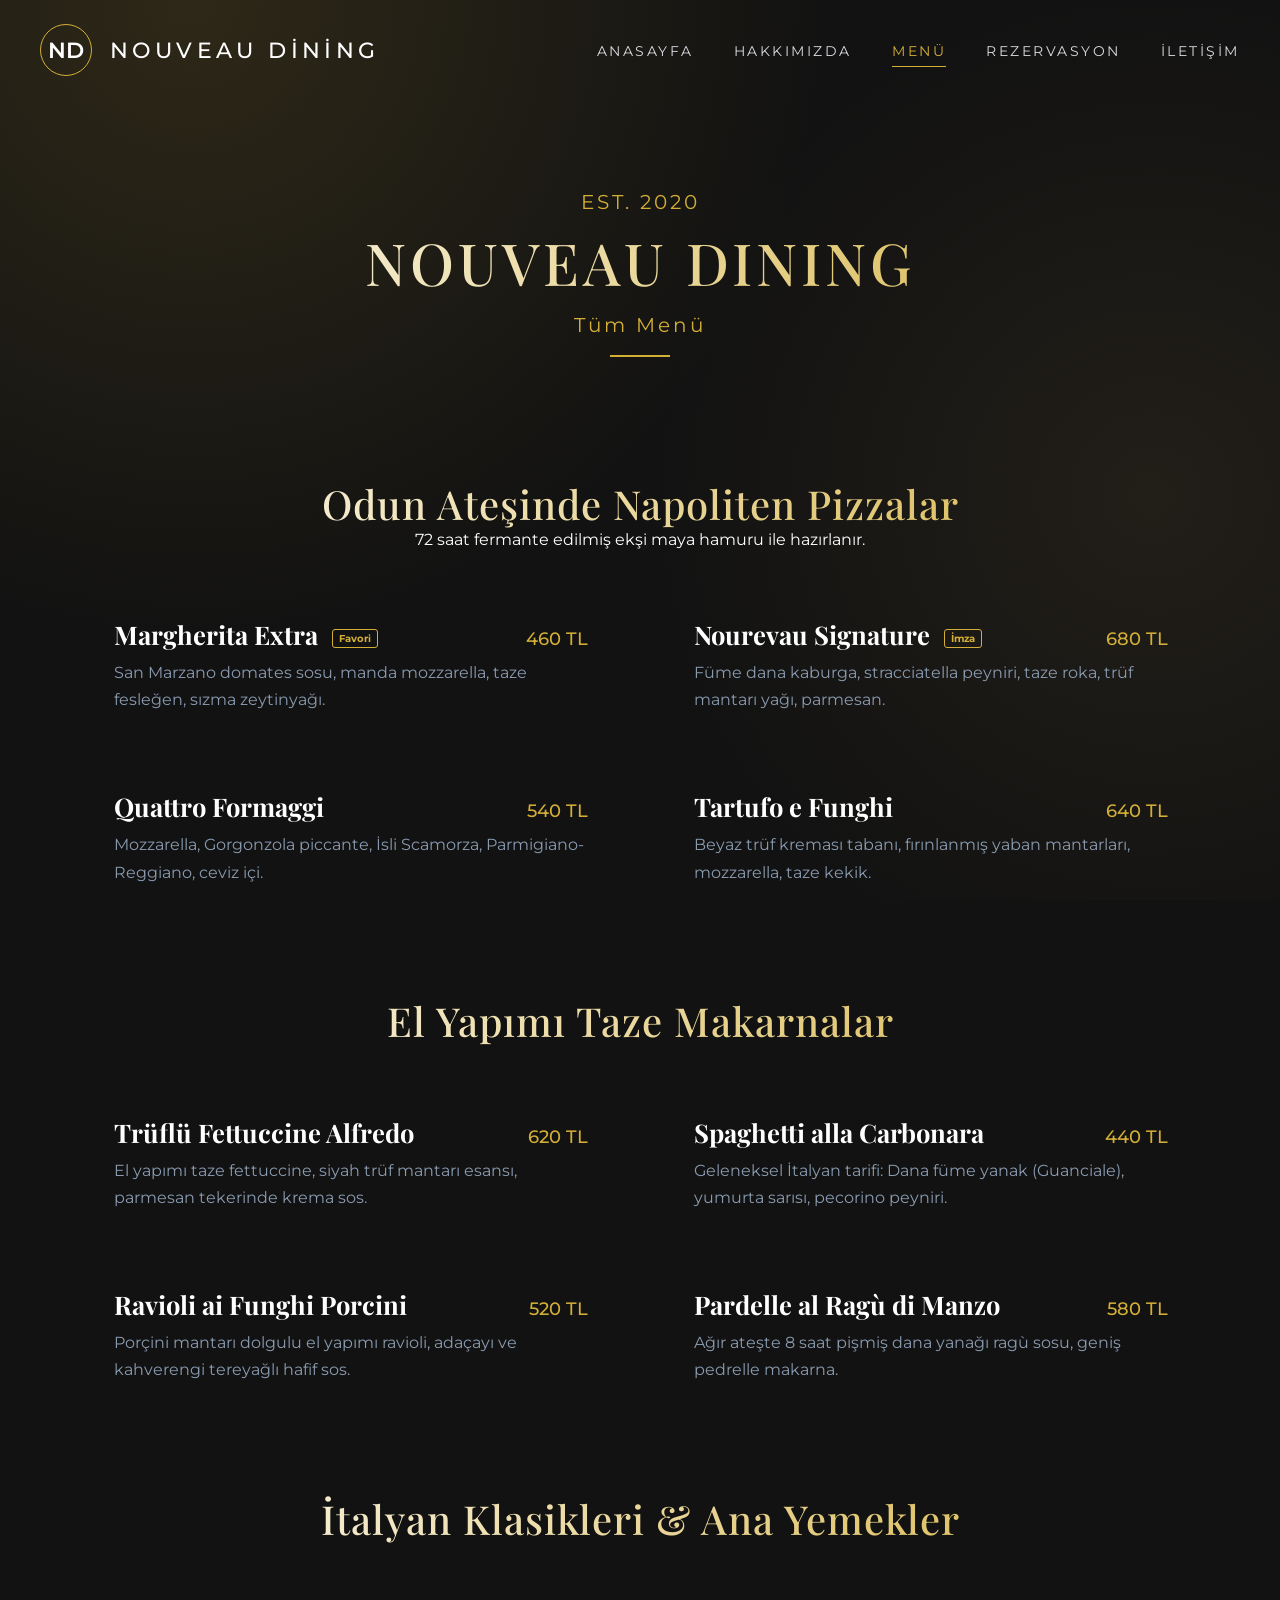
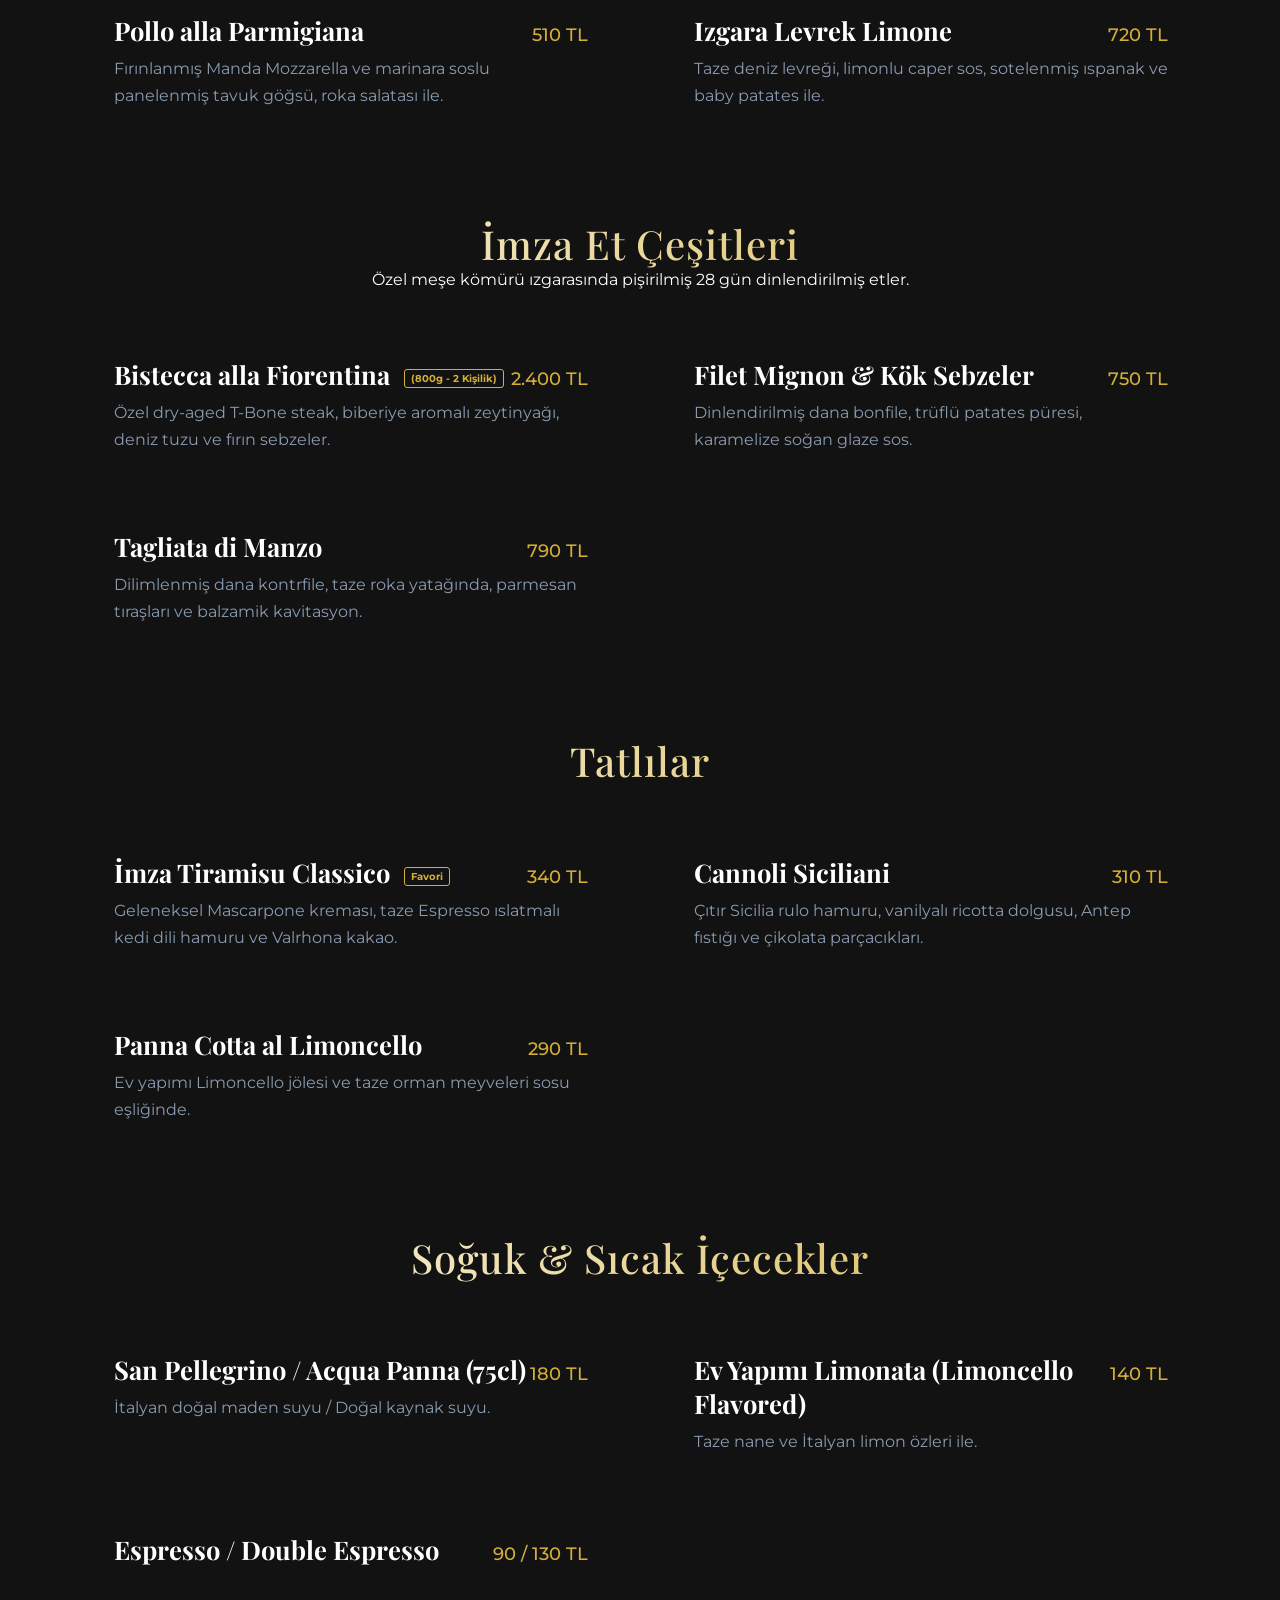
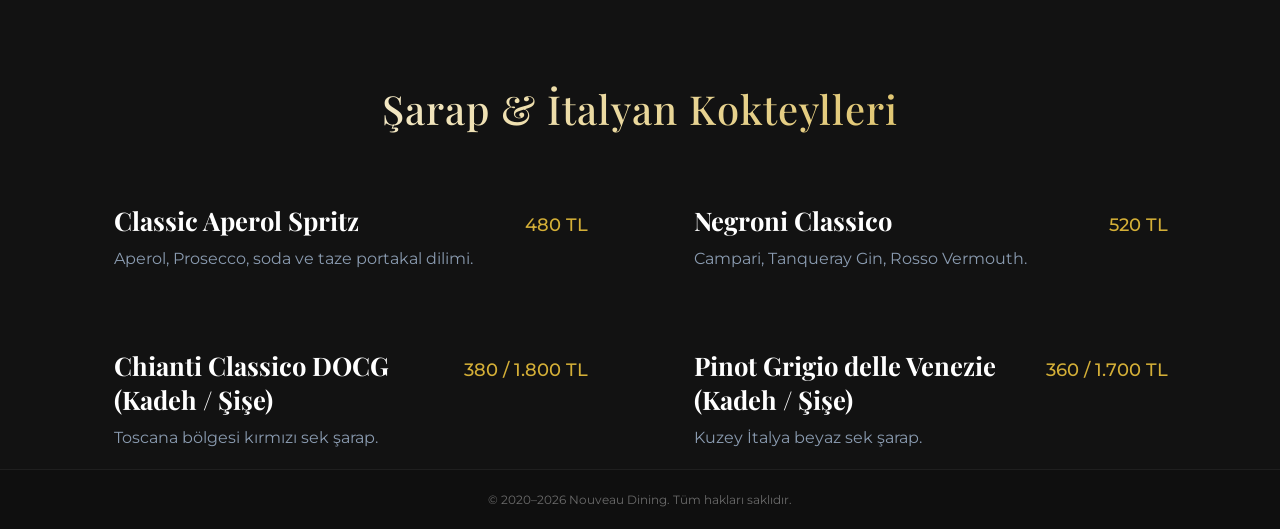
<file: menu.html>
<!DOCTYPE html>
<html lang="tr">
<head>
  <meta charset="UTF-8">
  <meta name="viewport" content="width=device-width, initial-scale=1.0">
  <title>Tüm Menü | Nouveau Dining</title>
  <link rel="stylesheet" href="css/style.css">
  <link rel="icon" href="assets/favicon/favicon.ico" sizes="any">
<link rel="icon" type="image/png" sizes="32x32" href="assets/favicon/favicon-32x32.png">
<link rel="icon" type="image/png" sizes="16x16" href="assets/favicon/favicon-16x16.png">
<link rel="apple-touch-icon" href="assets/favicon/apple-touch-icon.png">
<link rel="manifest" href="assets/favicon/site.webmanifest">
<link rel="stylesheet" href="nav.css">
<link rel="stylesheet" href="https://fonts.googleapis.com/css2?family=Montserrat:wght@400;500;600&family=Playfair+Display:ital,wght@1,600&display=swap">
<link href="https://fonts.googleapis.com/css2?family=Playfair+Display:ital,wght@0,600;1,500;1,700&family=Montserrat:wght@300;400;500;600&family=Cormorant+Garamond:ital,wght@0,400;1,400&display=swap" rel="stylesheet">
</head>
<body class="menu-page">
  <nav class="nd-nav">
    <a class="nd-logo" href="index.html">
      <span class="nd-logo-mark">ND</span>
      <span class="nd-logo-text">Nouveau Dining</span>
    </a>
    <ul class="nd-links">
      <li><a href="index.html">Anasayfa</a></li>
      <li><a href="hakkimizda.html">Hakkımızda</a></li>
      <li><a href="menu.html" class="active">Menü</a></li>
      <li><a href="rezervasyon.html">Rezervasyon</a></li>
      <li><a href="iletisim.html">İletişim</a></li>
    </ul>
  </nav>
</header>


  <!-- MENÜ HEADER -->
  <header class="menu-header">
    <div class="header-overlay"></div>
    <div class="header-content">
      <span class="est-tag">EST. 2020</span>
      <h1 class="brand-title">NOUVEAU DINING</h1>
      <p class="brand-subtitle"> Tüm Menü</p>
      <div class="gold-divider"></div>
    </div>
  </header>

  <!-- KATEGORİ SEKMELERİ (SAYFA KAYDIKÇA ÜSTTE SABİTLENİR) -->
  <nav class="category-nav">
    <div class="nav-container">
      <a href="#pizzas" class="nav-link active">Pizzalar</a>
      <a href="#pastas" class="nav-link">Makarnalar</a>
      <a href="#mains" class="nav-link">Ana Yemekler</a>
      <a href="#steaks" class="nav-link">Et Çeşitleri</a>
      <a href="#desserts" class="nav-link">Tatlılar</a>
      <a href="#soft-drinks" class="nav-link">İçecekler</a>
      <a href="#alcohol" class="nav-link">Alkollü İçecekler</a>
    </div>
  </nav>

  <!-- MENÜ İÇERİĞİ -->
  <main class="menu-container">

    <!-- 1. PIZZALAR -->
    <section id="pizzas" class="menu-section">
      <div class="section-header">
        <h2>Odun Ateşinde Napoliten Pizzalar</h2>
        <p class="section-desc">72 saat fermante edilmiş ekşi maya hamuru ile hazırlanır.</p>
      </div>
      <div class="menu-grid">
        <div class="menu-item">
          <div class="item-header">
            <span class="item-name">Margherita Extra <span class="badge">Favori</span></span>
            <span class="dots"></span>
            <span class="item-price">460 TL</span>
          </div>
          <p class="item-desc">San Marzano domates sosu, manda mozzarella, taze fesleğen, sızma zeytinyağı.</p>
        </div>

        <div class="menu-item">
          <div class="item-header">
            <span class="item-name">Nourevau Signature <span class="badge signature">İmza</span></span>
            <span class="dots"></span>
            <span class="item-price">680 TL</span>
          </div>
          <p class="item-desc">Füme dana kaburga, stracciatella peyniri, taze roka, trüf mantarı yağı, parmesan.</p>
        </div>

        <div class="menu-item">
          <div class="item-header">
            <span class="item-name">Quattro Formaggi</span>
            <span class="dots"></span>
            <span class="item-price">540 TL</span>
          </div>
          <p class="item-desc">Mozzarella, Gorgonzola piccante, İsli Scamorza, Parmigiano-Reggiano, ceviz içi.</p>
        </div>

        <div class="menu-item">
          <div class="item-header">
            <span class="item-name">Tartufo e Funghi</span>
            <span class="dots"></span>
            <span class="item-price">640 TL</span>
          </div>
          <p class="item-desc">Beyaz trüf kreması tabanı, fırınlanmış yaban mantarları, mozzarella, taze kekik.</p>
        </div>
      </div>
    </section>

    <!-- 2. MAKARNALAR -->
    <section id="pastas" class="menu-section">
      <div class="section-header">
        <h2>El Yapımı Taze Makarnalar</h2>
      </div>
      <div class="menu-grid">
        <div class="menu-item">
          <div class="item-header">
            <span class="item-name">Trüflü Fettuccine Alfredo</span>
            <span class="dots"></span>
            <span class="item-price">620 TL</span>
          </div>
          <p class="item-desc">El yapımı taze fettuccine, siyah trüf mantarı esansı, parmesan tekerinde krema sos.</p>
        </div>

        <div class="menu-item">
          <div class="item-header">
            <span class="item-name">Spaghetti alla Carbonara</span>
            <span class="dots"></span>
            <span class="item-price">440 TL</span>
          </div>
          <p class="item-desc">Geleneksel İtalyan tarifi: Dana füme yanak (Guanciale), yumurta sarısı, pecorino peyniri.</p>
        </div>

        <div class="menu-item">
          <div class="item-header">
            <span class="item-name">Ravioli ai Funghi Porcini</span>
            <span class="dots"></span>
            <span class="item-price">520 TL</span>
          </div>
          <p class="item-desc">Porçini mantarı dolgulu el yapımı ravioli, adaçayı ve kahverengi tereyağlı hafif sos.</p>
        </div>

        <div class="menu-item">
          <div class="item-header">
            <span class="item-name">Pardelle al Ragù di Manzo</span>
            <span class="dots"></span>
            <span class="item-price">580 TL</span>
          </div>
          <p class="item-desc">Ağır ateşte 8 saat pişmiş dana yanağı ragù sosu, geniş pedrelle makarna.</p>
        </div>
      </div>
    </section>

    <!-- 3. ANA YEMEKLER -->
    <section id="mains" class="menu-section">
      <div class="section-header">
        <h2>İtalyan Klasikleri & Ana Yemekler</h2>
      </div>
      <div class="menu-grid">
        <div class="menu-item">
          <div class="item-header">
            <span class="item-name">Pollo alla Parmigiana</span>
            <span class="dots"></span>
            <span class="item-price">510 TL</span>
          </div>
          <p class="item-desc">Fırınlanmış Manda Mozzarella ve marinara soslu panelenmiş tavuk göğsü, roka salatası ile.</p>
        </div>

        <div class="menu-item">
          <div class="item-header">
            <span class="item-name">Izgara Levrek Limone</span>
            <span class="dots"></span>
            <span class="item-price">720 TL</span>
          </div>
          <p class="item-desc">Taze deniz levreği, limonlu caper sos, sotelenmiş ıspanak ve baby patates ile.</p>
        </div>
      </div>
    </section>

    <!-- 4. ET ÇEŞİTLERİ -->
    <section id="steaks" class="menu-section">
      <div class="section-header">
        <h2>İmza Et Çeşitleri</h2>
        <p class="section-desc">Özel meşe kömürü ızgarasında pişirilmiş 28 gün dinlendirilmiş etler.</p>
      </div>
      <div class="menu-grid">
        <div class="menu-item">
          <div class="item-header">
            <span class="item-name">Bistecca alla Fiorentina <span class="badge signature">(800g - 2 Kişilik)</span></span>
            <span class="dots"></span>
            <span class="item-price">2.400 TL</span>
          </div>
          <p class="item-desc">Özel dry-aged T-Bone steak, biberiye aromalı zeytinyağı, deniz tuzu ve fırın sebzeler.</p>
        </div>

        <div class="menu-item">
          <div class="item-header">
            <span class="item-name">Filet Mignon & Kök Sebzeler</span>
            <span class="dots"></span>
            <span class="item-price">750 TL</span>
          </div>
          <p class="item-desc">Dinlendirilmiş dana bonfile, trüflü patates püresi, karamelize soğan glaze sos.</p>
        </div>

        <div class="menu-item">
          <div class="item-header">
            <span class="item-name">Tagliata di Manzo</span>
            <span class="dots"></span>
            <span class="item-price">790 TL</span>
          </div>
          <p class="item-desc">Dilimlenmiş dana kontrfile, taze roka yatağında, parmesan tıraşları ve balzamik kavitasyon.</p>
        </div>
      </div>
    </section>

    <!-- 5. TATLILAR -->
    <section id="desserts" class="menu-section">
      <div class="section-header">
        <h2>Tatlılar</h2>
      </div>
      <div class="menu-grid">
        <div class="menu-item">
          <div class="item-header">
            <span class="item-name">İmza Tiramisu Classico <span class="badge">Favori</span></span>
            <span class="dots"></span>
            <span class="item-price">340 TL</span>
          </div>
          <p class="item-desc">Geleneksel Mascarpone kreması, taze Espresso ıslatmalı kedi dili hamuru ve Valrhona kakao.</p>
        </div>

        <div class="menu-item">
          <div class="item-header">
            <span class="item-name">Cannoli Siciliani</span>
            <span class="dots"></span>
            <span class="item-price">310 TL</span>
          </div>
          <p class="item-desc">Çıtır Sicilia rulo hamuru, vanilyalı ricotta dolgusu, Antep fıstığı ve çikolata parçacıkları.</p>
        </div>

        <div class="menu-item">
          <div class="item-header">
            <span class="item-name">Panna Cotta al Limoncello</span>
            <span class="dots"></span>
            <span class="item-price">290 TL</span>
          </div>
          <p class="item-desc">Ev yapımı Limoncello jölesi ve taze orman meyveleri sosu eşliğinde.</p>
        </div>
      </div>
    </section>

    <!-- 6. ALKOLSÜZ İÇECEKLER -->
    <section id="soft-drinks" class="menu-section">
      <div class="section-header">
        <h2>Soğuk & Sıcak İçecekler</h2>
      </div>
      <div class="menu-grid">
        <div class="menu-item">
          <div class="item-header">
            <span class="item-name">San Pellegrino / Acqua Panna (75cl)</span>
            <span class="dots"></span>
            <span class="item-price">180 TL</span>
          </div>
          <p class="item-desc">İtalyan doğal maden suyu / Doğal kaynak suyu.</p>
        </div>

        <div class="menu-item">
          <div class="item-header">
            <span class="item-name">Ev Yapımı Limonata (Limoncello Flavored)</span>
            <span class="dots"></span>
            <span class="item-price">140 TL</span>
          </div>
          <p class="item-desc">Taze nane ve İtalyan limon özleri ile.</p>
        </div>

        <div class="menu-item">
          <div class="item-header">
            <span class="item-name">Espresso / Double Espresso</span>
            <span class="dots"></span>
            <span class="item-price">90 / 130 TL</span>
          </div>
        </div>
      </div>
    </section>

    <!-- 7. ALKOLLÜ İÇECEKLER -->
    <section id="alcohol" class="menu-section">
      <div class="section-header">
        <h2>Şarap & İtalyan Kokteylleri</h2>
      </div>
      <div class="menu-grid">
        <div class="menu-item">
          <div class="item-header">
            <span class="item-name">Classic Aperol Spritz</span>
            <span class="dots"></span>
            <span class="item-price">480 TL</span>
          </div>
          <p class="item-desc">Aperol, Prosecco, soda ve taze portakal dilimi.</p>
        </div>

        <div class="menu-item">
          <div class="item-header">
            <span class="item-name">Negroni Classico</span>
            <span class="dots"></span>
            <span class="item-price">520 TL</span>
          </div>
          <p class="item-desc">Campari, Tanqueray Gin, Rosso Vermouth.</p>
        </div>

        <div class="menu-item">
          <div class="item-header">
            <span class="item-name">Chianti Classico DOCG (Kadeh / Şişe)</span>
            <span class="dots"></span>
            <span class="item-price">380 / 1.800 TL</span>
          </div>
          <p class="item-desc">Toscana bölgesi kırmızı sek şarap.</p>
        </div>

        <div class="menu-item">
          <div class="item-header">
            <span class="item-name">Pinot Grigio delle Venezie (Kadeh / Şişe)</span>
            <span class="dots"></span>
            <span class="item-price">360 / 1.700 TL</span>
          </div>
          <p class="item-desc">Kuzey İtalya beyaz sek şarap.</p>
        </div>
      </div>
    </section>

  </main>
  <script src="footer.js"></script>

</body>
</html>
</file>
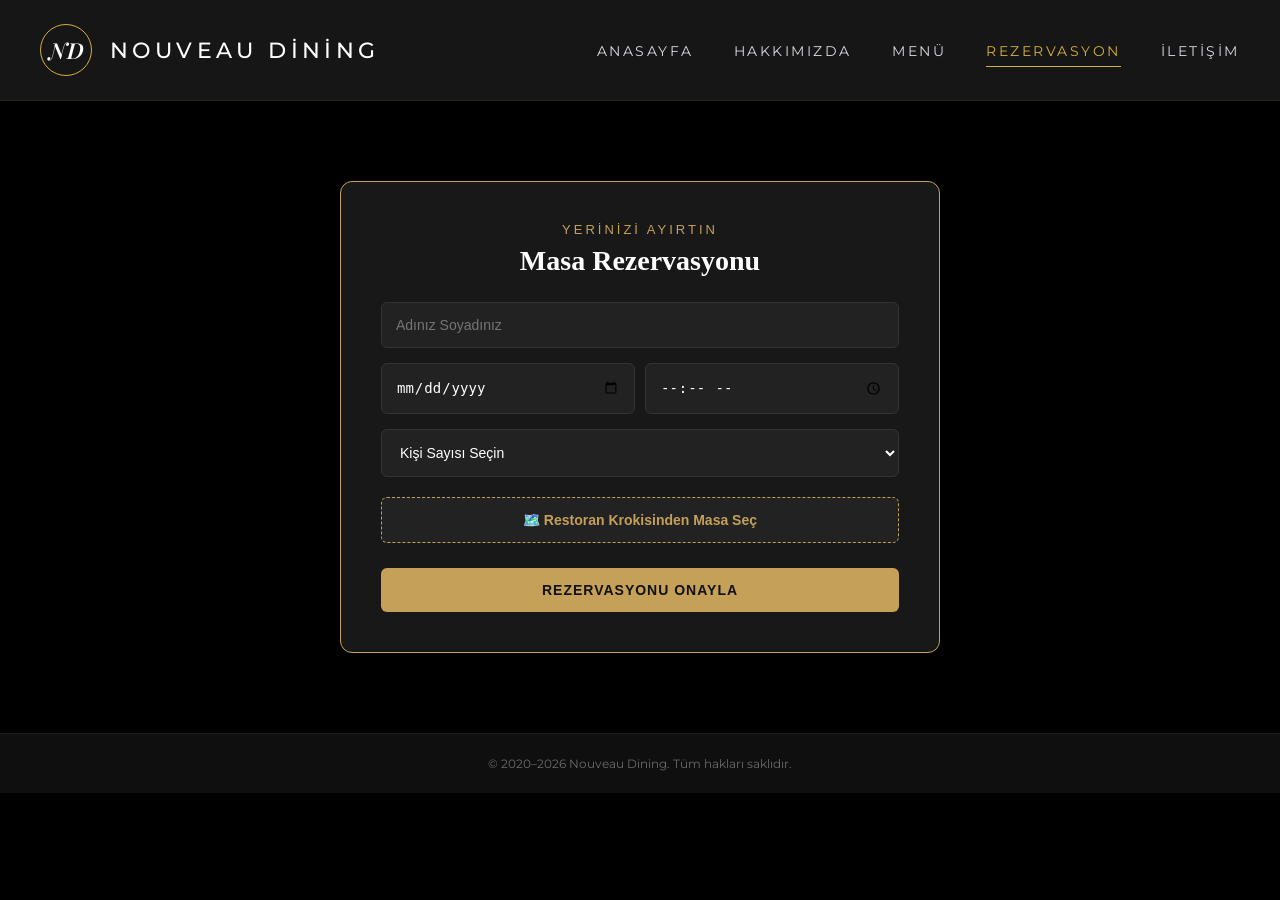
<file: rezervasyon.html>
<!DOCTYPE html>
<html lang="tr">
<head>
    <meta charset="UTF-8">
    <meta name="viewport" content="width=device-width, initial-scale=1.0">
    <title>Masa Rezervasyonu | Nouveau Dining</title>
    <link rel="icon" href="assets/favicon/favicon.ico" sizes="any">
<link rel="icon" type="image/png" sizes="32x32" href="assets/favicon/favicon-32x32.png">
<link rel="icon" type="image/png" sizes="16x16" href="assets/favicon/favicon-16x16.png">
<link rel="apple-touch-icon" href="assets/favicon/apple-touch-icon.png">
<link rel="manifest" href="assets/favicon/site.webmanifest">
<link rel="stylesheet" href="css/style.css">
<link rel="stylesheet" href="nav.css">
<link rel="stylesheet" href="https://fonts.googleapis.com/css2?family=Montserrat:wght@400;500;600&family=Playfair+Display:ital,wght@1,600&display=swap">
<link rel="stylesheet" href="nav.css">
</head>
<header class="nd-header">
  <nav class="nd-nav">
    <a class="nd-logo" href="index.html">
      <span class="nd-logo-mark">ND</span>
      <span class="nd-logo-text">Nouveau Dining</span>
    </a>
    <ul class="nd-links">
      <li><a href="index.html">Anasayfa</a></li>
      <li><a href="hakkimizda.html">Hakkımızda</a></li>
      <li><a href="menu.html">Menü</a></li>
      <li><a href="rezervasyon.html" class="active">Rezervasyon</a></li>
      <li><a href="iletisim.html">İletişim</a></li>
    </ul>
  </nav>
</header>

    <!-- KROKİ MODAL STİLLERİ (istersen css/style.css dosyasının sonuna taşıyabilirsin) -->
    <style>
        .kroki-overlay {
            --gold: #c5a059; --gold-soft: rgba(197,160,89,.2);
            --bg: #141414; --line: #2e2e2e; --text: #f2efe8; --muted: #8d8d8d;
            display: none; position: fixed; inset: 0; z-index: 999999;
            background: rgba(0,0,0,.82); backdrop-filter: blur(4px);
            justify-content: center; align-items: center; padding: 16px;
            font-family: 'Montserrat', sans-serif;
        }
        .kroki-overlay.open { display: flex; }
        .kroki-dialog {
            background: var(--bg); color: var(--text); width: 100%; max-width: 1000px; max-height: 94vh;
            border: 1px solid var(--line); border-radius: 14px; display: flex; flex-direction: column;
            box-shadow: 0 24px 60px rgba(0,0,0,.6); animation: krokiIn .22s ease;
        }
        @keyframes krokiIn { from { opacity: 0; transform: translateY(10px) scale(.98); } to { opacity: 1; transform: none; } }

        .kroki-head { display: flex; align-items: center; gap: 16px; padding: 16px 24px; border-bottom: 1px solid var(--line); flex-wrap: wrap; }
        .kroki-head h3 { font-family: 'Playfair Display', serif; font-style: italic; font-size: 22px; font-weight: 600; margin-right: auto; }
        .kroki-legend { display: flex; gap: 18px; font-size: 12px; color: var(--muted); }
        .kroki-legend span { display: inline-flex; align-items: center; gap: 7px; }
        .kroki-legend i { width: 12px; height: 12px; border-radius: 3px; border: 1.5px solid #666; background: #222; }
        .kroki-legend .sel { border-color: var(--gold); background: var(--gold); }
        .kroki-legend .full { background: repeating-linear-gradient(45deg, #2a2a2a 0 3px, #1b1b1b 3px 6px); border-color: #333; }
        .kroki-close { background: none; border: 1px solid var(--line); color: var(--muted); width: 34px; height: 34px; border-radius: 50%; font-size: 20px; line-height: 1; cursor: pointer; transition: .2s; }
        .kroki-close:hover { color: var(--gold); border-color: var(--gold); }

        .kroki-body { padding: 18px 24px; overflow: auto; }
        .kroki-hint { font-size: 12.5px; color: var(--muted); margin-bottom: 12px; }
        .kroki-scroll { overflow-x: auto; border: 1px solid var(--line); border-radius: 12px; background: #101010; }
        #krokiPlan { display: block; width: 100%; min-width: 700px; height: auto; font-family: 'Montserrat', sans-serif; }

        /* plan elemanları */
        #krokiPlan .zone { fill: rgba(255,255,255,.02); stroke: #3a3a3a; stroke-width: 1.2; stroke-dasharray: 5 5; }
        #krokiPlan .zone.vip { fill: rgba(197,160,89,.06); stroke: rgba(197,160,89,.5); }
        #krokiPlan .zone-label { fill: var(--gold); font-size: 12px; font-weight: 600; letter-spacing: .3px; }
        #krokiPlan .deco { fill: #1d1d1d; stroke: #4a4a4a; stroke-width: 1.2; }
        #krokiPlan .deco.gold { fill: #241f14; stroke: var(--gold); }
        #krokiPlan .deco-text { fill: #b9b9b9; font-size: 11px; text-anchor: middle; }
        #krokiPlan .deco-text.gold { fill: var(--gold); font-weight: 600; }
        #krokiPlan .stool { fill: #2c2c2c; stroke: #555; stroke-width: 1; }
        #krokiPlan .glass { fill: rgba(150,200,230,.35); }
        #krokiPlan .plant { fill: #26382b; stroke: #3b5a43; stroke-width: 1; }

        /* masalar */
        #krokiPlan .tbl { cursor: pointer; outline: none; }
        #krokiPlan .tbl .shape { fill: #222; stroke: #5a5a5a; stroke-width: 1.6; transition: stroke .2s, fill .2s; }
        #krokiPlan .tbl .chair { fill: #333; stroke: #4d4d4d; stroke-width: 1; transition: fill .2s, stroke .2s; }
        #krokiPlan .tbl .t-name { fill: var(--text); font-size: 14px; font-weight: 600; text-anchor: middle; }
        #krokiPlan .tbl .t-sub { fill: var(--muted); font-size: 11px; text-anchor: middle; }
        #krokiPlan .tbl .badge { display: none; }
        #krokiPlan .tbl:hover .shape { stroke: var(--gold); }
        #krokiPlan .tbl:focus-visible .shape { stroke: #fff; stroke-dasharray: 4 3; }
        #krokiPlan .tbl.vip .t-name { fill: var(--gold); }
        #krokiPlan .tbl.bar .shape { fill: #241f14; stroke: rgba(197,160,89,.6); }
        #krokiPlan .tbl.bar .t-name { fill: var(--gold); font-size: 12px; }
        #krokiPlan .tbl.bar.selected .shape { fill: var(--gold-soft); }
        #krokiPlan .tbl.bar .chair { fill: #2c2c2c; }
        #krokiPlan .tbl.selected .shape { fill: var(--gold-soft); stroke: var(--gold); stroke-width: 2.6; }
        #krokiPlan .tbl.selected .chair { fill: var(--gold); stroke: var(--gold); }
        #krokiPlan .tbl.selected .t-sub { fill: var(--gold); }
        #krokiPlan .tbl.selected .badge { display: block; }
        #krokiPlan .tbl.full { cursor: not-allowed; }
        #krokiPlan .tbl.full .shape { fill: url(#hatch); stroke: #333; }
        #krokiPlan .tbl.full .chair { fill: #232323; stroke: #2e2e2e; }
        #krokiPlan .tbl.full .t-name, #krokiPlan .tbl.full .t-sub { fill: #5e5e5e; }
        #krokiPlan .tbl.full:hover .shape { stroke: #333; }

        .kroki-foot { display: flex; align-items: center; gap: 12px; padding: 16px 24px; border-top: 1px solid var(--line); flex-wrap: wrap; }
        .kroki-current { margin-right: auto; font-size: 13px; color: var(--muted); }
        .kroki-current b { color: var(--gold); font-weight: 600; }
        .kroki-btn { padding: 12px 24px; border-radius: 6px; font: 600 13px 'Montserrat', sans-serif; cursor: pointer; border: 1px solid var(--line); background: transparent; color: var(--text); transition: .2s; }
        .kroki-btn:hover { border-color: #666; }
        .kroki-btn.primary { background: var(--gold); border-color: var(--gold); color: #111; }
        .kroki-btn.primary:hover:not(:disabled) { filter: brightness(1.08); }
        .kroki-btn:disabled { opacity: .4; cursor: not-allowed; }
        .kroki-btn:focus-visible { outline: 2px solid var(--gold); outline-offset: 2px; }
        @media (max-width: 820px) { .kroki-legend { order: 3; width: 100%; } }
        @media (prefers-reduced-motion: reduce) { .kroki-dialog { animation: none; } }
    </style>
</head>
<body style="background-color: #000000; color: #ffffff; margin: 0; font-family: sans-serif;">


    <!-- MASA REZERVASYONU BÖLÜMÜ -->
    <section id="rezervasyon" class="reservation-section" style="padding: 80px 20px; background-color: #000; color: #fff; text-align: center;">
        <div class="reservation-container" style="max-width: 600px; margin: 0 auto; background-color: #181818; padding: 40px; border-radius: 12px; border: 1px solid #c5a059; box-shadow: 0 10px 30px rgba(0,0,0,0.5);">
            <span class="sub-title" style="display: block; color: #c5a059; margin-bottom: 8px; font-size: 13px; letter-spacing: 3px; text-transform: uppercase;">YERİNİZİ AYIRTIN</span>
            <h2 class="section-title" style="color: #fff; margin-bottom: 25px; font-family: serif; font-size: 28px;">Masa Rezervasyonu</h2>
            
            <!-- Form -->
            <form id="reservationForm" onsubmit="handleReservation(event)" style="display: flex; flex-direction: column; gap: 15px;">
                <input type="text" id="resName" placeholder="Adınız Soyadınız" required style="padding: 14px; border-radius: 6px; border: 1px solid #333; background-color: #222; color: #fff; font-size: 14px; outline: none;">
                
                <div style="display: flex; gap: 10px;">
                    <input type="date" id="resDate" required style="flex: 1; padding: 14px; border-radius: 6px; border: 1px solid #333; background-color: #222; color: #fff; font-size: 14px; outline: none;">
                    <input type="time" id="resTime" required style="flex: 1; padding: 14px; border-radius: 6px; border: 1px solid #333; background-color: #222; color: #fff; font-size: 14px; outline: none;">
                </div>

                <select id="resGuests" required style="padding: 14px; border-radius: 6px; border: 1px solid #333; background-color: #222; color: #fff; font-size: 14px; outline: none;">
                    <option value="">Kişi Sayısı Seçin</option>
                    <option value="1 Kişi">1 Kişi</option>
                    <option value="2 Kişi">2 Kişi</option>
                    <option value="4 Kişi">4 Kişi</option>
                    <option value="6+ Kişi">6+ Kişi (Grup)</option>
                </select>

                <!-- Kroki Butonu -->
                <div style="text-align: left; margin-top: 5px;">
                    <button type="button" onclick="openMapModal()" style="width: 100%; padding: 14px; background: #222; border: 1px dashed #c5a059; color: #c5a059; border-radius: 6px; cursor: pointer; font-weight: bold; font-size: 14px; display: flex; align-items: center; justify-content: center; gap: 8px;">
                        🗺️ Restoran Krokisinden Masa Seç
                    </button>
                    <input type="hidden" id="selectedTableInput">
                    <div id="selectedTableBadge" style="display: none; margin-top: 10px; padding: 10px; background: rgba(197, 160, 89, 0.15); border: 1px solid #c5a059; color: #c5a059; border-radius: 6px; font-size: 13px; font-weight: bold; text-align: center;"></div>
                </div>

                <button type="submit" class="btn btn-solid" style="margin-top: 10px; padding: 14px; background-color: #c5a059; color: #111; font-weight: bold; border: none; border-radius: 6px; cursor: pointer; font-size: 14px; letter-spacing: 1px;">REZERVASYONU ONAYLA</button>
            </form>

            <!-- Özet Kartı -->
            <div id="reservationSummary" style="display: none; margin-top: 25px; padding: 20px; background-color: #222; border: 1px solid #c5a059; border-radius: 8px; text-align: left;">
                <h3 style="color: #c5a059; font-size: 18px; margin-bottom: 10px; text-align: center;">🎉 Rezervasyonunuz Onaylandı!</h3>
                <p style="color: #ccc; font-size: 14px; text-align: center; margin-bottom: 15px;">Sizi Nouveau Dining'de ağırlamaktan mutluluk duyacağız.</p>
                <hr style="border: 0; border-top: 1px solid #333; margin-bottom: 15px;">
                <div style="line-height: 1.8; font-size: 14px; color: #fff;">
                    <p><strong>Misafir:</strong> <span id="summaryName" style="color: #c5a059;"></span></p>
                    <p><strong>Tarih & Saat:</strong> <span id="summaryDateTime" style="color: #c5a059;"></span></p>
                    <p><strong>Kişi Sayısı:</strong> <span id="summaryGuests" style="color: #c5a059;"></span></p>
                    <p><strong>Seçilen Masa:</strong> <span id="summaryTable" style="color: #c5a059;"></span></p>
                </div>
            </div>
        </div>
    </section>

    <!-- RESTORAN KROKİ MODALİ -->
    <div id="mapModal" class="kroki-overlay" role="dialog" aria-modal="true" aria-labelledby="krokiTitle" onclick="if(event.target===this) closeMapModal()">
        <div class="kroki-dialog">

            <div class="kroki-head">
                <h3 id="krokiTitle">Masanızı seçin</h3>
                <div class="kroki-legend">
                    <span><i></i>Boş</span>
                    <span><i class="sel"></i>Seçili</span>
                    <span><i class="full"></i>Dolu</span>
                </div>
                <button type="button" class="kroki-close" onclick="closeMapModal()" aria-label="Kapat">&times;</button>
            </div>

            <div class="kroki-body">
                <p class="kroki-hint">Pencere kenarları ve bahçe alanı en çok tercih edilen bölgelerdir. Bir masaya tıklayarak seçin.</p>
                <div class="kroki-scroll"><svg id="krokiPlan" viewBox="0 0 900 560" role="group" aria-label="Restoran krokisi"></svg></div>
            </div>

            <div class="kroki-foot">
                <div class="kroki-current" id="krokiCurrent">Henüz masa seçilmedi</div>
                <button type="button" class="kroki-btn" onclick="closeMapModal()">İptal</button>
                <button type="button" class="kroki-btn primary" id="krokiConfirm" onclick="confirmMasaSelection()" disabled>Masa seçimini onayla</button>
            </div>
        </div>
    </div>

    <!-- JAVASCRIPT KODLARI -->
    <script>
        var tempSelectedTable = "";

        /* ---- Kroki verisi: masa eklemek / taşımak için sadece burayı düzenle ---- */
        // shape: 'rect' (cx, cy, w, h, ch = {t,b,l,r} kenarlardaki sandalye sayısı) | 'circle' (cx, cy, r, n)
        var ZONES = [
            { x: 20,  y: 20,  w: 230, h: 350, label: 'Bahçe & Teras' },
            { x: 20,  y: 385, w: 230, h: 155, label: 'Panoramik cam kenarı' },
            { x: 270, y: 20,  w: 370, h: 520, label: 'Ana Salon' },
            { x: 660, y: 20,  w: 220, h: 290, label: 'VIP salon & bar', vip: true },
            { x: 660, y: 325, w: 220, h: 215, label: 'Piano & sahne' }
        ];

        var TABLES = [
            { name: 'Masa 01', seats: '4',  label: 'Masa 01 (Teras • 4 Kişilik)',         shape: 'rect',   cx: 135, cy: 120, w: 110, h: 70,  ch: { t: 2, b: 2 } },
            { name: 'Masa 02', seats: '4',  full: true,                                    shape: 'rect',   cx: 135, cy: 250, w: 110, h: 70,  ch: { t: 2, b: 2 } },
            { name: 'Masa 03', seats: '2',  label: 'Masa 03 (Cam • 2 Kişi)',               shape: 'circle', cx: 135, cy: 468, r: 40, n: 2 },
            { name: 'Masa 04', seats: '4',  label: 'Masa 04 (Ana Salon • 4 Kişi)',         shape: 'circle', cx: 455, cy: 140, r: 52, n: 4 },
            { name: 'Masa 05', seats: '6',  label: 'Masa 05 (Grup / Aile • 6 Kişi)',       shape: 'rect',   cx: 455, cy: 300, w: 170, h: 76,  ch: { t: 3, b: 3 } },
            { name: 'Masa 06', seats: '2',  label: 'Masa 06 (Şömine Yanı • 2 Kişi)',       shape: 'rect',   cx: 455, cy: 440, w: 70,  h: 56,  ch: { l: 1, r: 1 } },
            { name: 'Masa 07', seats: '8+', label: 'Masa 07 (VIP Özel Bölüm • 8+ Kişi)',   shape: 'rect',   cx: 770, cy: 215, w: 180, h: 90,  ch: { t: 4, b: 4 }, vip: true },
            { name: 'Kokteyl bar & mahzen', seats: '6', label: 'Bar Tezgahı (Kokteyl Bar & Mahzen • 6 Kişi)', shape: 'bar', cx: 770, cy: 72, w: 180, h: 32, n: 6, bar: true },
            { name: 'Masa 08', seats: '4',  label: 'Masa 08 (Sahne Önü • 4 Kişi)',         shape: 'circle', cx: 770, cy: 412, r: 38, n: 4 }
        ];

        function chairRect(x, y, w, h) { return '<rect class="chair" x="' + (x - w / 2) + '" y="' + (y - h / 2) + '" width="' + w + '" height="' + h + '" rx="4"/>'; }
        function spread(n, len, c, i) { return c - len / 2 + len * (i + 0.5) / n; }

        function tableSvg(t, idx) {
            var out = '', cls = 'tbl' + (t.vip ? ' vip' : '') + (t.bar ? ' bar' : '') + (t.full ? ' full' : '');
            var attrs = t.full
                ? ' aria-disabled="true" aria-label="' + t.name + ', dolu"'
                : ' tabindex="0" role="button" aria-pressed="false" aria-label="' + t.label + '" data-label="' + t.label + '"';
            out += '<g class="' + cls + '" id="tbl' + idx + '"' + attrs + '>';
            var bx, by;
            if (t.shape === 'rect') {
                var c = t.ch || {};
                for (var i = 0; i < (c.t || 0); i++) out += chairRect(spread(c.t, t.w - 20, t.cx, i), t.cy - t.h / 2 - 9, 24, 9);
                for (i = 0; i < (c.b || 0); i++) out += chairRect(spread(c.b, t.w - 20, t.cx, i), t.cy + t.h / 2 + 9, 24, 9);
                for (i = 0; i < (c.l || 0); i++) out += chairRect(t.cx - t.w / 2 - 9, spread(c.l, t.h - 16, t.cy, i), 9, 24);
                for (i = 0; i < (c.r || 0); i++) out += chairRect(t.cx + t.w / 2 + 9, spread(c.r, t.h - 16, t.cy, i), 9, 24);
                out += '<rect class="shape" x="' + (t.cx - t.w / 2) + '" y="' + (t.cy - t.h / 2) + '" width="' + t.w + '" height="' + t.h + '" rx="12"/>';
                bx = t.cx + t.w / 2 - 4; by = t.cy - t.h / 2 + 4;
            } else if (t.shape === 'bar') {
                for (var j = 0; j < t.n; j++) out += '<circle class="chair" cx="' + spread(t.n, t.w - 24, t.cx, j).toFixed(1) + '" cy="' + (t.cy + t.h / 2 + 20) + '" r="8"/>';
                out += '<rect class="shape" x="' + (t.cx - t.w / 2) + '" y="' + (t.cy - t.h / 2) + '" width="' + t.w + '" height="' + t.h + '" rx="8"/>';
                bx = t.cx + t.w / 2 - 2; by = t.cy - t.h / 2 + 2;
            } else {
                for (var k = 0; k < t.n; k++) {
                    var a = (-90 + 360 / t.n * k) * Math.PI / 180;
                    out += '<circle class="chair" cx="' + (t.cx + Math.cos(a) * (t.r + 11)).toFixed(1) + '" cy="' + (t.cy + Math.sin(a) * (t.r + 11)).toFixed(1) + '" r="7"/>';
                }
                out += '<circle class="shape" cx="' + t.cx + '" cy="' + t.cy + '" r="' + t.r + '"/>';
                bx = t.cx + t.r * 0.72; by = t.cy - t.r * 0.72;
            }
            var ny = t.bar ? t.cy + 5 : t.cy - 1, sy = t.bar ? t.cy + t.h / 2 + 44 : t.cy + 15;
            out += '<text class="t-name" x="' + t.cx + '" y="' + ny + '">' + t.name + '</text>';
            out += '<text class="t-sub" x="' + t.cx + '" y="' + sy + '">' + (t.full ? 'Rezerve' : t.seats + ' kişi') + '</text>';
            out += '<g class="badge"><circle cx="' + bx + '" cy="' + by + '" r="10" fill="#c5a059"/><path d="M' + (bx - 4.5) + ' ' + by + 'l3.2 3.4 5.8-6.8" stroke="#111" stroke-width="2.2" fill="none" stroke-linecap="round" stroke-linejoin="round"/></g>';
            return out + '</g>';
        }

        function renderKroki() {
            var svg = document.getElementById('krokiPlan');
            var h = '<defs>' +
                '<pattern id="dots" width="18" height="18" patternUnits="userSpaceOnUse"><circle cx="1" cy="1" r="1" fill="#242424"/></pattern>' +
                '<pattern id="hatch" width="8" height="8" patternUnits="userSpaceOnUse" patternTransform="rotate(45)"><rect width="8" height="8" fill="#1a1a1a"/><rect width="3" height="8" fill="#242424"/></pattern>' +
                '</defs>';
            h += '<rect width="900" height="560" fill="url(#dots)"/>';
            h += '<rect x="8" y="8" width="884" height="544" rx="14" fill="none" stroke="#3a3a3a" stroke-width="2"/>';

            // bölgeler
            ZONES.forEach(function (z) {
                h += '<rect class="zone' + (z.vip ? ' vip' : '') + '" x="' + z.x + '" y="' + z.y + '" width="' + z.w + '" height="' + z.h + '" rx="12"/>';
                h += '<text class="zone-label" x="' + (z.x + 14) + '" y="' + (z.y + 24) + '">' + z.label + '</text>';
            });

            // bahçe bitkileri
            [[40, 340], [228, 340], [228, 56]].forEach(function (p) { h += '<circle class="plant" cx="' + p[0] + '" cy="' + p[1] + '" r="11"/>'; });

            // cam kenarı (sol duvar boyunca pencere)
            h += '<rect class="glass" x="14" y="392" width="8" height="140" rx="2"/>';

            // şömine
            h += '<rect class="deco gold" x="410" y="506" width="90" height="28" rx="6"/><text class="deco-text gold" x="455" y="524">Şömine</text>';

            // sahne
            h += '<rect class="deco gold" x="680" y="482" width="180" height="44" rx="8"/><text class="deco-text gold" x="770" y="500">Piano & sahne</text><text class="deco-text" x="770" y="516">Canlı müzik</text>';

            // masalar
            TABLES.forEach(function (t, idx) { h += tableSvg(t, idx); });
            svg.innerHTML = h;

            // olaylar
            svg.querySelectorAll('.tbl:not(.full)').forEach(function (g) {
                g.addEventListener('click', function () { selectCardMasa(g.dataset.label, g); });
                g.addEventListener('keydown', function (e) {
                    if (e.key === 'Enter' || e.key === ' ') { e.preventDefault(); selectCardMasa(g.dataset.label, g); }
                });
            });
        }

        function updateFooter() {
            var cur = document.getElementById('krokiCurrent');
            var btn = document.getElementById('krokiConfirm');
            if (tempSelectedTable) {
                cur.innerHTML = 'Seçilen: <b>' + tempSelectedTable + '</b>';
                btn.disabled = false;
            } else {
                cur.textContent = 'Henüz masa seçilmedi';
                btn.disabled = true;
            }
        }

        function openMapModal() {
            var modal = document.getElementById('mapModal');
            if (!modal) return;
            modal.classList.add('open');
            document.body.style.overflow = 'hidden';
            updateFooter();
        }

        function closeMapModal() {
            var modal = document.getElementById('mapModal');
            if (modal) modal.classList.remove('open');
            document.body.style.overflow = '';
        }

        function selectCardMasa(tableName, cardElement) {
            tempSelectedTable = tableName;
            document.querySelectorAll('#krokiPlan .tbl').forEach(function (c) {
                c.classList.remove('selected');
                c.setAttribute('aria-pressed', 'false');
            });
            cardElement.classList.add('selected');
            cardElement.setAttribute('aria-pressed', 'true');
            updateFooter();
        }

        function confirmMasaSelection() {
            if (!tempSelectedTable) {
                alert("Lütfen krokiden bir masa seçiniz!");
                return;
            }
            document.getElementById('selectedTableInput').value = tempSelectedTable;
            var badge = document.getElementById('selectedTableBadge');
            if (badge) {
                badge.innerText = "Seçilen Masa: " + tempSelectedTable;
                badge.style.display = 'block';
            }
            closeMapModal();
        }

        function handleReservation(event) {
            event.preventDefault();
            var selectedTable = document.getElementById('selectedTableInput').value;
            if (!selectedTable) {
                alert("Lütfen önce krokiden bir masa seçiniz!");
                openMapModal();
                return;
            }
            var name = document.getElementById('resName').value;
            var date = document.getElementById('resDate').value;
            var time = document.getElementById('resTime').value;
            var guests = document.getElementById('resGuests').value;

            document.getElementById('summaryName').innerText = name;
            document.getElementById('summaryDateTime').innerText = date + " - " + time;
            document.getElementById('summaryGuests').innerText = guests;
            document.getElementById('summaryTable').innerText = selectedTable;
            document.getElementById('reservationSummary').style.display = 'block';

            document.getElementById('reservationForm').reset();
            document.getElementById('selectedTableInput').value = "";
            document.getElementById('selectedTableBadge').style.display = "none";
            tempSelectedTable = "";
            document.querySelectorAll('#krokiPlan .tbl').forEach(function (c) { c.classList.remove('selected'); c.setAttribute('aria-pressed', 'false'); });
            updateFooter();
        }

        document.addEventListener('keydown', function (e) { if (e.key === 'Escape') closeMapModal(); });
        renderKroki();
        updateFooter();
    </script>
    <script src="footer.js"></script>
</body>
</html>
</file>
<file: nav.css>
/* Nouveau Dining - ortak navbar stilleri */
.nd-header {
  position: sticky;
  top: 0;
  z-index: 1000;
  background: #161616;
  border-bottom: 1px solid rgba(212, 175, 55, 0.12);
  font-family: "Montserrat", sans-serif;
}

.nd-nav {
  max-width: 1400px;
  margin: 0 auto;
  padding: 0 40px;
  height: 100px;
  display: flex;
  align-items: center;
  justify-content: space-between;
}

.nd-logo {
  display: flex;
  align-items: center;
  gap: 18px;
  text-decoration: none;
  color: #fff;
}

.nd-logo-mark {
  width: 52px;
  height: 52px;
  border: 1px solid #d4af37;
  border-radius: 50%;
  display: grid;
  place-items: center;
  font-family: "Playfair Display", serif;
  font-style: italic;
  font-weight: 600;
  font-size: 22px;
  color: #fff;
}

.nd-logo-text {
  font-size: 22px;
  font-weight: 500;
  letter-spacing: 0.2em;
  text-transform: uppercase;
}

.nd-links {
  display: flex;
  gap: 40px;
  list-style: none;
  margin: 0;
  padding: 0;
}

.nd-links a {
  color: #d9d9e0;
  text-decoration: none;
  font-size: 14px;
  letter-spacing: 0.18em;
  text-transform: uppercase;
  padding-bottom: 6px;
  border-bottom: 1px solid transparent;
  transition: color 0.2s, border-color 0.2s;
}

.nd-links a:hover,
.nd-links a.active {
  color: #d4af37;
  border-bottom-color: #d4af37;
}

@media (max-width: 900px) {
  .nd-nav { height: auto; padding: 16px 20px; flex-direction: column; gap: 14px; }
  .nd-links { flex-wrap: wrap; justify-content: center; gap: 18px; }
  .nd-logo-text { font-size: 16px; }
}
/* Sayfaya özel header kurallarının navbar'ı bozmasını engelle */
.nd-header {
  height: auto !important;
  min-height: 0 !important;
  padding: 0 !important;
  margin: 0 !important;
  background: #161616 !important;
  position: sticky !important;
  top: 0 !important;
}

.nd-nav {
  height: 100px !important;
}
</file>
<file: css/style.css>
/* GENEL SIFIRLAMALAR */
* {
    margin: 0;
    padding: 0;
    box-sizing: border-box;
}

html {
    scroll-behavior: smooth;
}

body {
    font-family: 'Montserrat', sans-serif;
    background-color: #ffffff;
    color: #333333;
    overflow-x: hidden;
}

/* NAVBAR (ÜST MENÜ) */
.navbar {
    position: absolute;
    top: 0;
    left: 0;
    width: 100%;
    display: flex;
    justify-content: space-between;
    align-items: center;
    padding: 20px 8%;
    z-index: 10;
    background: linear-gradient(to bottom, rgba(0,0,0,0.85), rgba(0,0,0,0));
}

.logo-container {
    display: flex;
    align-items: center;
    gap: 14px;
}

.brand-logo {
    width: 42px;
    height: 42px;
    background-color: #1a1a1a;
    border: 1.5px solid #d4af37;
    border-radius: 50%;
    display: flex;
    justify-content: center;
    align-items: center;
    box-shadow: 0 4px 10px rgba(0, 0, 0, 0.5);
}

.brand-logo span {
    font-family: 'Playfair Display', serif;
    font-size: 18px;
    font-weight: 700;
    font-style: italic;
    color: #ffffff;
    letter-spacing: -1px;
}

.brand-title {
    color: #ffffff;
    text-decoration: none;
    font-size: 18px;
    font-weight: 500;
    letter-spacing: 3px;
    font-family: 'Montserrat', sans-serif;
}

.nav-links {
    display: flex;
    gap: 30px;
}

.nav-links a {
    color: #d1d5db;
    text-decoration: none;
    font-size: 13px;
    letter-spacing: 2px;
    font-weight: 400;
    transition: color 0.3s ease;
    padding-bottom: 4px;
}

.nav-links a:hover, .nav-links a.active {
    color: #ffffff;
    border-bottom: 1px solid #ffffff;
}

/* HERO ALANI */
.hero-section {
    position: relative;
    width: 100%;
    height: 100vh;
    background-image: url('../assets/img/bg.jpg');
    background-size: cover;
    background-position: center bottom;
    background-repeat: no-repeat;
    display: flex;
    justify-content: center;
    align-items: center;
    text-align: center;
}

.hero-overlay {
    position: absolute;
    top: 0;
    left: 0;
    width: 100%;
    height: 100%;
    background: rgba(0, 0, 0, 0.55);
    z-index: 1;
}

.hero-content {
    position: relative;
    z-index: 2;
    max-width: 850px;
    padding: 0 20px;
}

.establishment {
    display: block;
    font-size: 14px;
    letter-spacing: 4px;
    text-transform: uppercase;
    color: #e2e8f0;
    margin-bottom: 10px;
}

.restaurant-name {
    font-family: 'Playfair Display', serif;
    font-style: italic;
    font-size: 72px;
    font-weight: 500;
    color: #ffffff;
    text-shadow: 2px 2px 10px rgba(0,0,0,0.7);
    margin-bottom: 15px;
    line-height: 1.1;
}

.slogan {
    font-family: 'Cormorant Garamond', serif;
    font-style: italic;
    font-size: 26px;
    color: #f3f4f6;
    letter-spacing: 1px;
    margin-bottom: 35px;
    font-weight: 400;
}

.hero-buttons {
    display: flex;
    justify-content: center;
    gap: 20px;
}

.btn {
    padding: 14px 32px;
    font-size: 12px;
    letter-spacing: 2px;
    text-decoration: none;
    transition: all 0.3s ease;
    border-radius: 2px;
}

.btn-outline {
    border: 1px solid #ffffff;
    color: #ffffff;
    background: transparent;
}

.btn-outline:hover {
    background-color: #ffffff;
    color: #000000;
}

.btn-filled {
    background-color: #ffffff;
    color: #000000;
    border: 1px solid #ffffff;
}

.btn-filled:hover {
    background-color: transparent;
    color: #ffffff;
}

/* HİKAYEMİZ / HAKKIMIZDA BÖLÜMÜ (Siyah tema, sabit boyutlu görsel) */
.about-section {
    background-color: #121212;
    color: #ffffff;
    padding: 100px 20px;
}

.about-container {
    max-width: 1200px;
    margin: 0 auto;
    display: flex;
    align-items: center;
    gap: 50px;
    flex-wrap: wrap;
    justify-content: center;
}



.about-content {
    flex: 1;
    min-width: 300px;
}

.about-content h2 {
    color: #ffffff;
    font-family: 'Cormorant Garamond', serif;
    font-size: 2.5rem;
    margin-bottom: 20px;
    line-height: 1.2;
}

.about-content p {
    color: #cccccc;
    font-size: 1.05rem;
    line-height: 1.6;
    margin-bottom: 15px;
    font-weight: 300;
}

/* ÖNE ÇIKAN MENÜ BÖLÜMÜ */
.featured-menu-section {
    background-color: #161616;
    color: #ffffff;
    padding: 100px 8%;
}

.section-header {
    text-align: center;
    margin-bottom: 60px;
}

.section-subtitle {
    font-family: 'Cormorant Garamond', serif;
    font-style: italic;
    font-size: 20px;
    color: #d4af37;
    letter-spacing: 2px;
    display: block;
    margin-bottom: 8px;
}

.section-header h2 {
    font-family: 'Playfair Display', serif;
    font-size: 40px;
    font-weight: 500;
    letter-spacing: 1px;
}

.gold-divider {
    width: 60px;
    height: 2px;
    background-color: #d4af37;
    margin: 18px auto 0;
}

.menu-grid {
    display: grid;
    grid-template-columns: repeat(2, 1fr);
    gap: 40px 60px;
    max-width: 1100px;
    margin: 0 auto;
}

.menu-item {
    display: flex;
    flex-direction: column;
}

.item-header {
    display: flex;
    align-items: baseline;
    justify-content: space-between;
    margin-bottom: 8px;
}

.item-title {
    font-family: 'Playfair Display', serif;
    font-size: 20px;
    font-weight: 500;
    color: #ffffff;
    white-space: nowrap;
}

.item-dots {
    flex: 1;
    border-bottom: 1px dotted rgba(255, 255, 255, 0.25);
    margin: 0 15px;
}

.item-price {
    font-family: 'Montserrat', sans-serif;
    font-size: 16px;
    font-weight: 500;
    color: #d4af37;
    white-space: nowrap;
}

.item-desc {
    font-size: 13px;
    line-height: 1.6;
    color: #9ca3af;
    font-weight: 300;
}

/* MENÜ GÖRSELLERİ (küçük yuvarlak) */
.menu-item-with-img {
    display: flex;
    align-items: center;
    gap: 15px;
    margin-bottom: 25px;
}

.menu-item-img {
    width: 65px;
    height: 65px;
    border-radius: 50%;
    object-fit: cover;
    border: 2px solid #c5a059;
    flex-shrink: 0;
}

.menu-item-content {
    flex-grow: 1;
}

/* REZERVASYON BÖLÜMÜ */
.reservation-section {
    padding: 100px 8%;
    background-color: #f4f4f4;
    color: #1a1a1a;
    display: block !important;
    visibility: visible !important;
}

.reservation-container {
    max-width: 800px;
    margin: 0 auto;
    background-color: #ffffff;
    padding: 50px;
    border-radius: 6px;
    box-shadow: 0 10px 30px rgba(0, 0, 0, 0.08);
    border: 1px solid #e0e0e0;
}

.reservation-header {
    text-align: center;
    margin-bottom: 35px;
}

.reservation-header h2 {
    font-family: 'Playfair Display', serif;
    font-size: 36px;
    font-weight: 600;
    color: #1a1a1a;
    margin-top: 5px;
}

.reservation-header p {
    font-size: 14px;
    color: #666;
    margin-top: 8px;
}

.reservation-form {
    display: flex;
    flex-direction: column;
    gap: 20px;
}

.form-row {
    display: flex;
    gap: 20px;
}

.form-group {
    flex: 1;
    display: flex;
    flex-direction: column;
    gap: 6px;
}

.form-group label {
    font-size: 12px;
    font-weight: 600;
    letter-spacing: 1px;
    text-transform: uppercase;
    color: #333333;
}

.form-group input,
.form-group select,
.form-group textarea {
    width: 100%;
    padding: 12px 14px;
    border: 1px solid #cccccc;
    border-radius: 3px;
    background-color: #fafafa;
    font-family: 'Montserrat', sans-serif;
    font-size: 14px;
    color: #1a1a1a;
    outline: none;
}

.form-group input:focus,
.form-group select:focus,
.form-group textarea:focus {
    border-color: #d4af37;
    background-color: #ffffff;
}

.btn-submit-reservation {
    margin-top: 10px;
    padding: 16px;
    background-color: #1a1a1a;
    color: #ffffff;
    border: none;
    border-radius: 3px;
    font-family: 'Montserrat', sans-serif;
    font-size: 13px;
    font-weight: 600;
    letter-spacing: 2px;
    cursor: pointer;
    transition: all 0.3s ease;
}

.btn-submit-reservation:hover {
    background-color: #d4af37;
    color: #1a1a1a;
}

/* FOOTER / İLETİŞİM ALANI */
.footer-section {
    background-color: #0f0f0f;
    color: #d1d5db;
    padding: 80px 8% 30px;
    border-top: 1px solid #222222;
}

.footer-container {
    display: grid;
    grid-template-columns: repeat(3, 1fr);
    gap: 50px;
    max-width: 1200px;
    margin: 0 auto;
}

.footer-col h4 {
    font-family: 'Montserrat', sans-serif;
    font-size: 14px;
    letter-spacing: 2px;
    color: #ffffff;
    margin-bottom: 12px;
}

.gold-line {
    width: 40px;
    height: 1.5px;
    background-color: #d4af37;
    margin-bottom: 20px;
}

.footer-logo {
    display: flex;
    align-items: center;
    gap: 12px;
    margin-bottom: 15px;
}

.footer-brand-title {
    font-family: 'Montserrat', sans-serif;
    font-size: 16px;
    font-weight: 500;
    letter-spacing: 2px;
    color: #ffffff;
}

.footer-slogan {
    font-family: 'Cormorant Garamond', serif;
    font-style: italic;
    font-size: 18px;
    color: #9ca3af;
    margin-bottom: 20px;
}

.social-links {
    display: flex;
    gap: 15px;
}

.social-links a {
    color: #d4af37;
    text-decoration: none;
    font-size: 12px;
}

.footer-col p {
    font-size: 13px;
    line-height: 1.8;
    color: #9ca3af;
}

.footer-bottom {
    text-align: center;
    margin-top: 60px;
    padding-top: 25px;
    border-top: 1px solid #1f1f1f;
    font-size: 12px;
    color: #666666;
}

/* TÜM MENÜYÜ İNCELEYİN BUTONU (INDEX.HTML) */
.view-full-menu-wrapper {
    text-align: center;
    margin-top: 45px;
    width: 100%;
}

.btn-full-menu {
    display: inline-flex;
    align-items: center;
    gap: 12px;
    padding: 16px 36px;
    border: 1.5px solid #c5a059;
    background: transparent;
    color: #c5a059;
    font-size: 0.95rem;
    text-transform: uppercase;
    letter-spacing: 2px;
    text-decoration: none;
    font-weight: 600;
    border-radius: 4px;
    transition: all 0.3s ease;
}

.btn-full-menu:hover {
    background: #c5a059;
    color: #121212;
    box-shadow: 0 4px 20px rgba(197, 160, 89, 0.3);
}

.btn-full-menu .arrow-icon {
    font-style: normal;
    transition: transform 0.3s ease;
}

.btn-full-menu:hover .arrow-icon {
    transform: translateX(6px);
}

/* MENU.HTML İÇİN ÖZEL STİLLER */
.menu-page {
    background-color: #121212;
    color: #ffffff;
}

.full-menu-nav {
    position: sticky;
    top: 0;
    z-index: 100;
    background: rgba(0, 0, 0, 0.9);
    backdrop-filter: blur(10px);
    border-bottom: 1px solid rgba(212, 175, 55, 0.3);
    padding: 15px 0;
}

.full-menu-nav .nav-container {
    display: flex;
    justify-content: center;
    gap: 20px;
    overflow-x: auto;
    white-space: nowrap;
}

.full-menu-nav a {
    color: #a0a0a0;
    text-decoration: none;
    font-size: 0.85rem;
    text-transform: uppercase;
    letter-spacing: 1.5px;
    transition: color 0.3s;
}

.full-menu-nav a:hover {
    color: #d4af37;
}

.menu-group {
    margin-bottom: 60px;
}

.category-title {
    color: #d4af37;
    font-family: 'Playfair Display', serif;
    font-size: 1.6rem;
    margin-bottom: 25px;
    border-bottom: 1px solid rgba(212, 175, 55, 0.2);
    padding-bottom: 10px;
}

.menu-item-text {
    display: flex;
    flex-direction: column;
    margin-bottom: 15px;
}

.badge {
    font-size: 0.65rem;
    border: 1px solid #d4af37;
    color: #d4af37;
    padding: 2px 6px;
    border-radius: 3px;
    margin-left: 8px;
    vertical-align: middle;
}

.badge.gold {
    background-color: #d4af37;
    color: #000;
    font-weight: bold;
}

/* MOBİL UYUMLULUK */
@media (max-width: 900px) {
    .about-container {
        flex-direction: column;
    }

    .menu-grid {
        grid-template-columns: 1fr;
    }

    .form-row {
        flex-direction: column;
        gap: 15px;
    }

    .footer-container {
        grid-template-columns: 1fr;
    }
}
/* ===== MENÜ SAYFASI: CANLILIK ===== */

/* Üstteki kategori linklerini gizle */
.menu-page .full-menu-nav,
.menu-page a[href^="#"] {
    display: none;
}

/* Hafif altın ışımalı arka plan */
.menu-page {
    background:
        radial-gradient(circle at 15% 0%, rgba(212, 175, 55, 0.14), transparent 45%),
        radial-gradient(circle at 90% 55%, rgba(197, 160, 89, 0.09), transparent 40%),
        #121212;
    background-attachment: fixed;
}

/* Başlıklar: italik + altın parıltı animasyonu */
.menu-page .section-header h2,
.menu-page .category-title {
    font-style: italic;
    background: linear-gradient(90deg, #ffffff, #d4af37, #ffffff);
    background-size: 200% auto;
    -webkit-background-clip: text;
    background-clip: text;
    -webkit-text-fill-color: transparent;
    animation: shine 6s linear infinite;
}

@keyframes shine {
    to { background-position: 200% center; }
}

/* Bölümler arası nefes alanı */
.menu-page .section-header {
    margin: 90px 0 50px;
}

/* Yemek kartları: italik yazılar + hover efekti */
.menu-page .menu-item,
.menu-page .menu-item-with-img {
    padding: 18px 22px;
    border-left: 2px solid transparent;
    border-radius: 4px;
    transition: all 0.35s ease;
    animation: fadeUp 0.9s ease both;
}

.menu-page .menu-item:hover,
.menu-page .menu-item-with-img:hover {
    transform: translateY(-5px);
    border-left-color: #d4af37;
    background: rgba(212, 175, 55, 0.06);
    box-shadow: 0 12px 30px rgba(0, 0, 0, 0.4);
}

.menu-page .item-title {
    font-style: italic;
    font-size: 22px;
    transition: color 0.3s ease;
}

.menu-page .menu-item:hover .item-title {
    color: #d4af37;
}

.menu-page .item-desc {
    font-family: 'Cormorant Garamond', serif;
    font-style: italic;
    font-size: 17px;
    color: #b8b8b8;
}

.menu-page .item-price {
    font-style: italic;
    font-size: 18px;
}

/* Kartlar sırayla belirsin */
.menu-page .menu-item:nth-child(2) { animation-delay: 0.1s; }
.menu-page .menu-item:nth-child(3) { animation-delay: 0.2s; }
.menu-page .menu-item:nth-child(4) { animation-delay: 0.3s; }

@keyframes fadeUp {
    from { opacity: 0; transform: translateY(26px); }
    to   { opacity: 1; transform: translateY(0); }
}

/* Hareketi sevmeyenler için */
@media (prefers-reduced-motion: reduce) {
    .menu-page * { animation: none !important; transition: none !important; }
}/* MENÜ SAYFASI BAŞLIK ALANI: ortalı */
.menu-page header {
    text-align: center;
    padding: 90px 20px 30px;
}

.menu-page header h1 {
    font-family: 'Playfair Display', serif;
    font-style: italic;
    font-weight: 500;
    font-size: 58px;
    letter-spacing: 4px;
    margin: 8px 0 12px;
    background: linear-gradient(90deg, #ffffff, #d4af37, #ffffff);
    background-size: 200% auto;
    -webkit-background-clip: text;
    background-clip: text;
    -webkit-text-fill-color: transparent;
    animation: shine 6s linear infinite;
}

/* "EST. 2020" ve "La Carta Completa" satırları */
.menu-page header > *:not(h1):not(nav) {
    display: block;
    font-family: 'Cormorant Garamond', serif;
    font-style: italic;
    font-size: 20px;
    letter-spacing: 3px;
    color: #d4af37;
}
/* Buton grid'in tamamını kaplasın, ortada dursun */
.view-full-menu-wrapper {
    grid-column: 1 / -1;
}

/* Resimler ve yazılar üstten hizalansın */
.menu-item-with-img {
    align-items: flex-start;
}
.menu-page .section-subtitle {
    display: none;
}
.about-image {
    flex: 0 0 auto;
}

.about-image img {
    display: block;
    width: 100%;
    max-width: 400px;
    height: auto;
    aspect-ratio: 4 / 5;
    object-fit: cover;
    object-position: center 60%;
    border-radius: 12px;
    border: 2px solid #c5a059;
    box-shadow: 0 20px 45px rgba(0, 0, 0, 0.5);
}

@media (max-width: 900px) {
    .about-image { width: 100%; }
    .about-image img {
        max-width: 100%;
        aspect-ratio: 4 / 3;
    }
}
/* menu.html: italikleri kaldır, fontları anasayfayla eşitle */
.menu-page *:not(.nd-header):not(.nd-header *) {
  font-style: normal !important;
}

/* Cormorant ile yazılmış açıklama ve küçük yazıları Montserrat yap */
.menu-page p,
.menu-page span:not(.nd-header *) {
  font-family: "Montserrat", sans-serif !important;
}

/* Büyük başlıklar Playfair Display kalsın */
.menu-page h1,
.menu-page h2,
.menu-page h3 {
  font-family: "Playfair Display", serif !important;
}
.menu-page .ÜRÜN-ADI-SINIFI {
  font-family: "Playfair Display", serif !important;
  font-weight: 700 !important;
  font-size: 1.4rem !important;
  color: #fff !important;
}

.menu-page .ACIKLAMA-SINIFI {
  font-family: "Montserrat", sans-serif !important;
  font-weight: 400 !important;
  font-size: 0.95rem !important;
  line-height: 1.7 !important;
  color: #8a9bb0 !important;
}
/* Menü sayfası: ürün adı ve açıklamayı anasayfayla eşitle */
.menu-page .menu-item .item-name {
  font-family: "Playfair Display", serif !important;
  font-weight: 700 !important;
  font-size: 1.6rem !important;
  color: #fff !important;
}

.menu-page .menu-item .item-desc {
  font-family: "Montserrat", sans-serif !important;
  font-weight: 400 !important;
  font-size: 1rem !important;
  line-height: 1.7 !important;
  color: #8a9bb0 !important;
}
</file>
